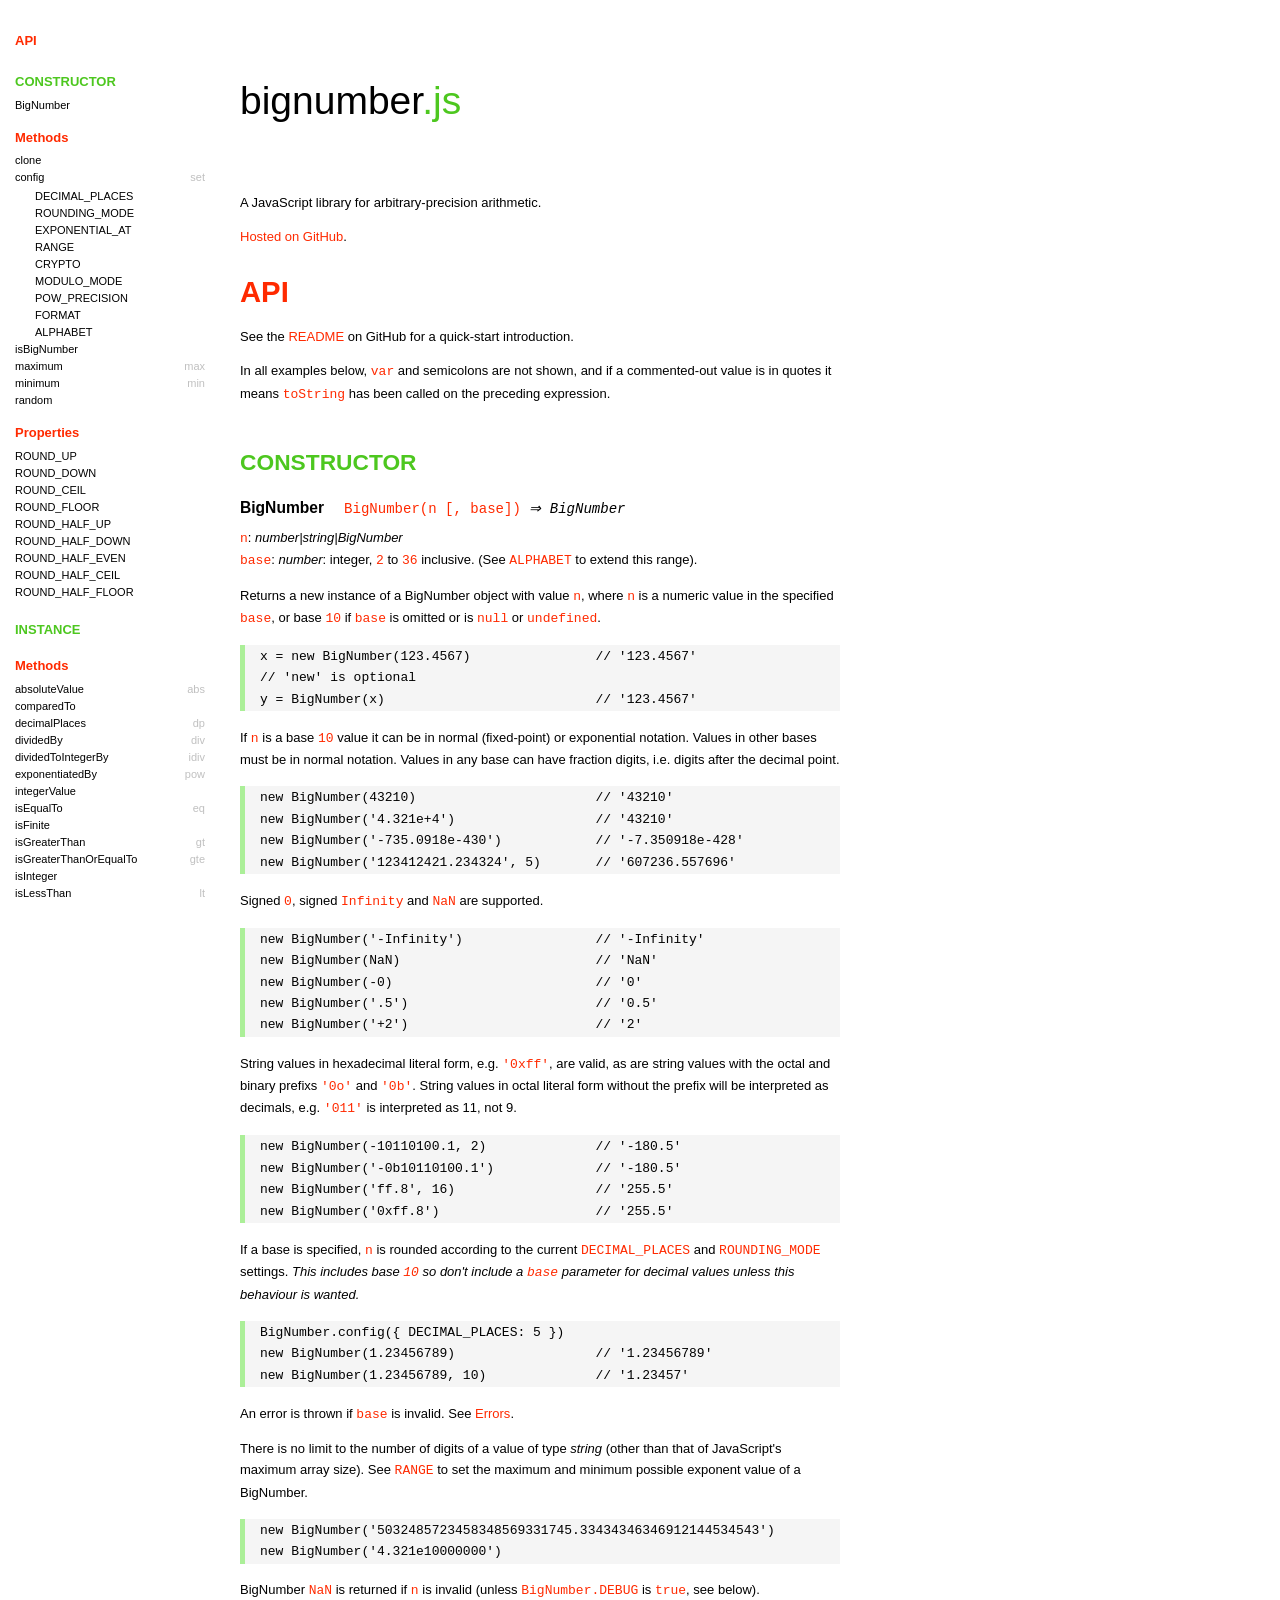
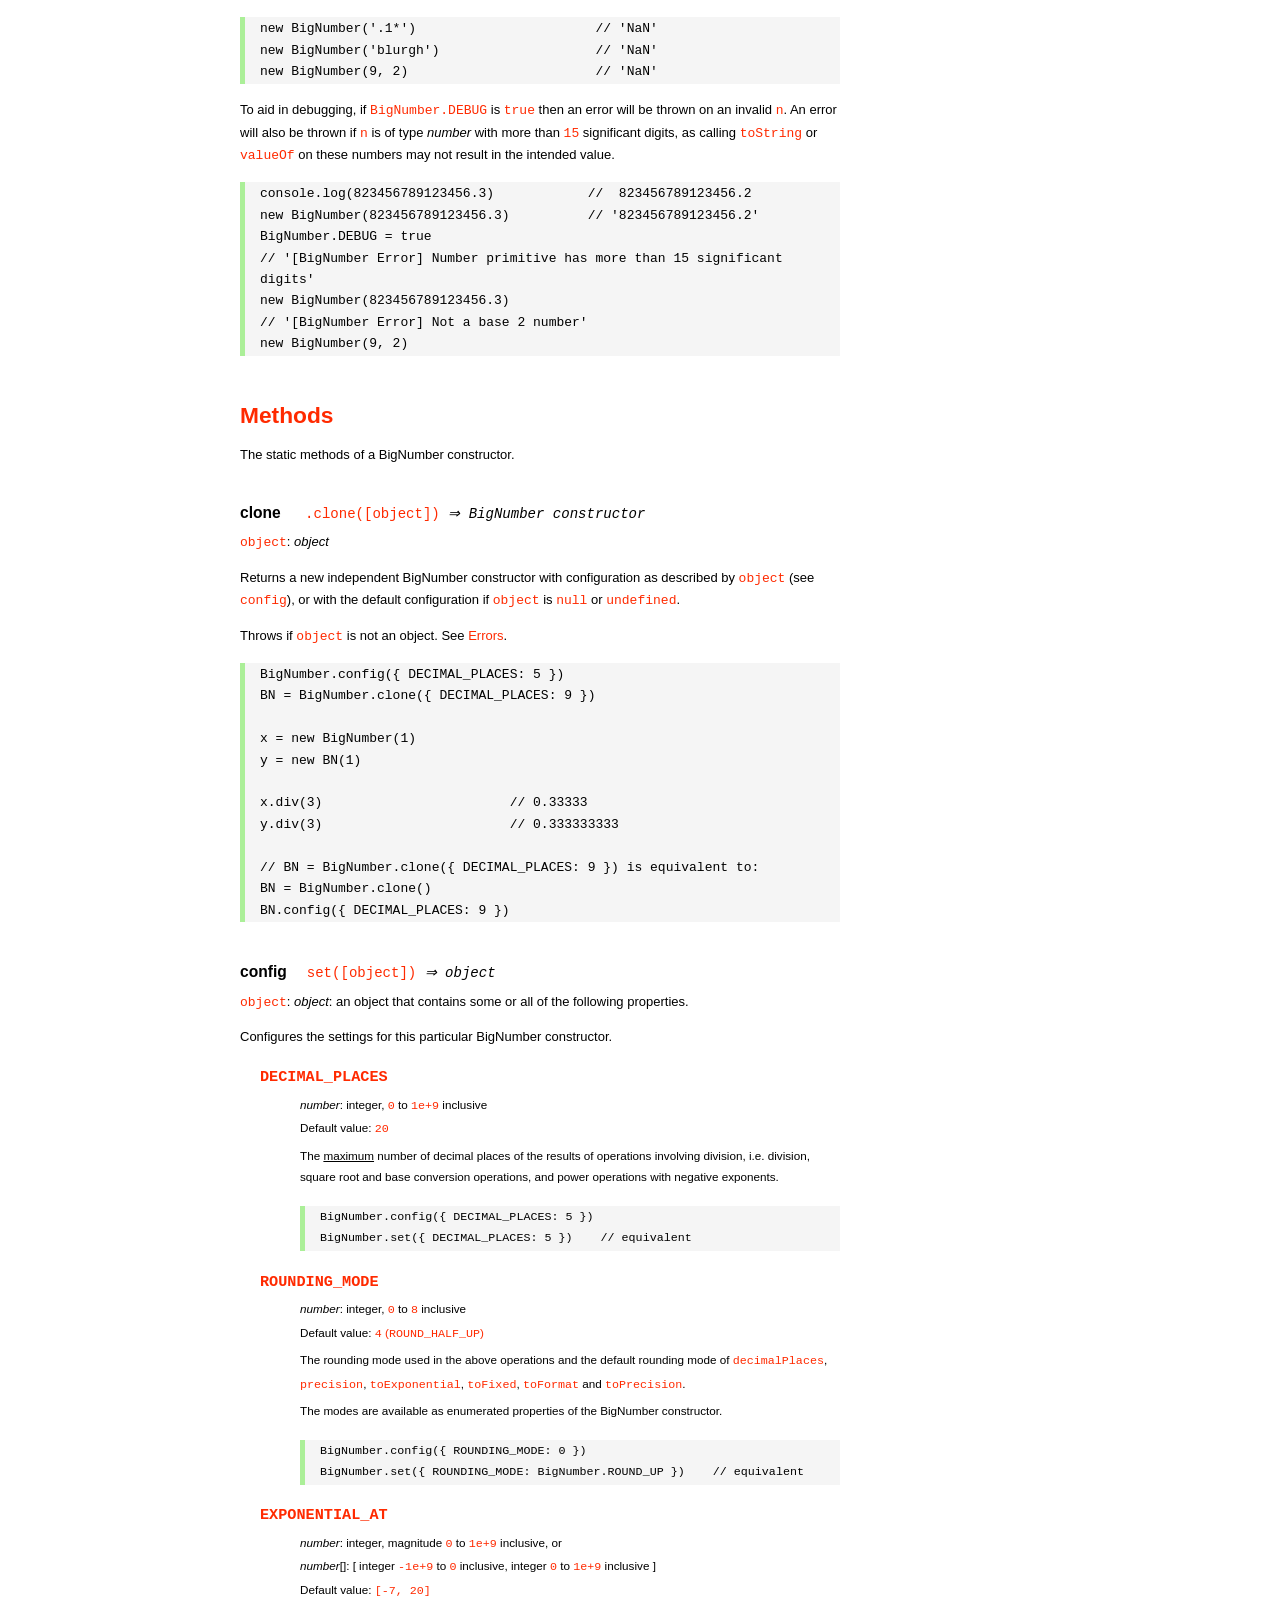
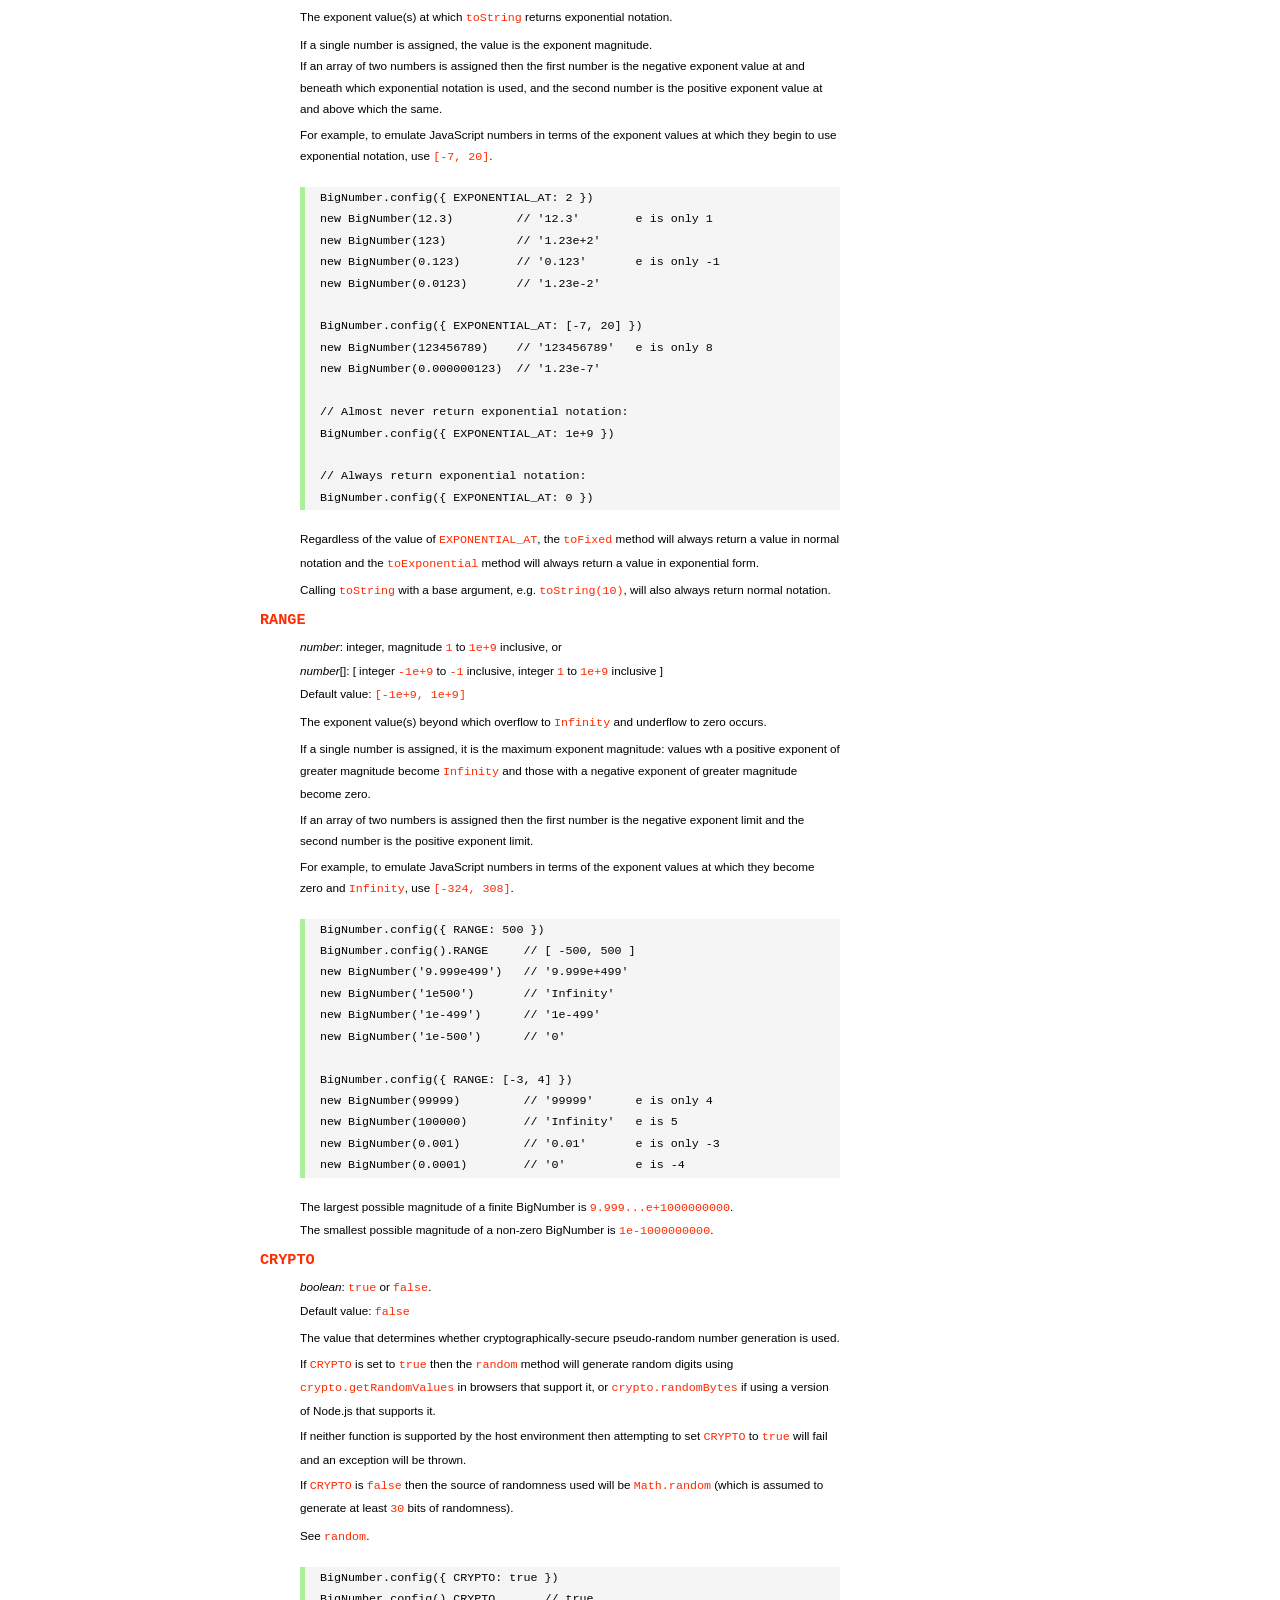
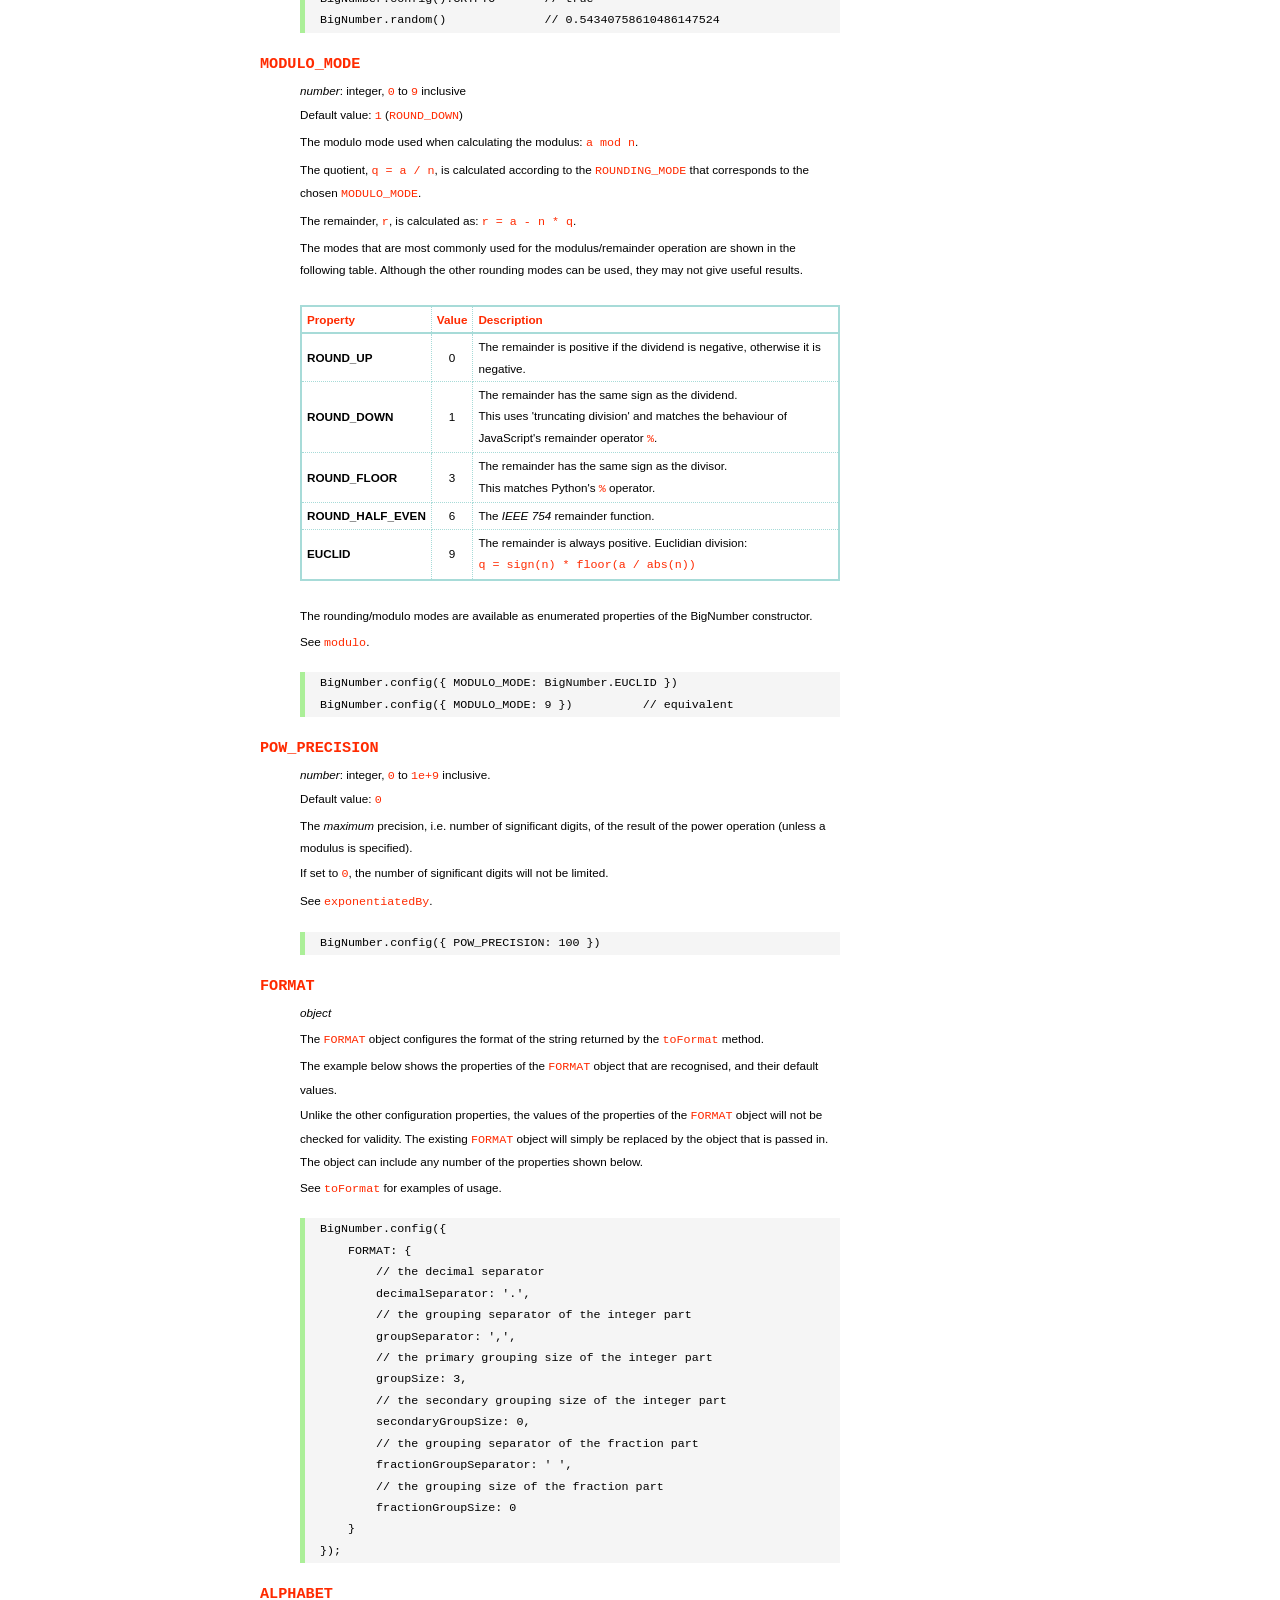
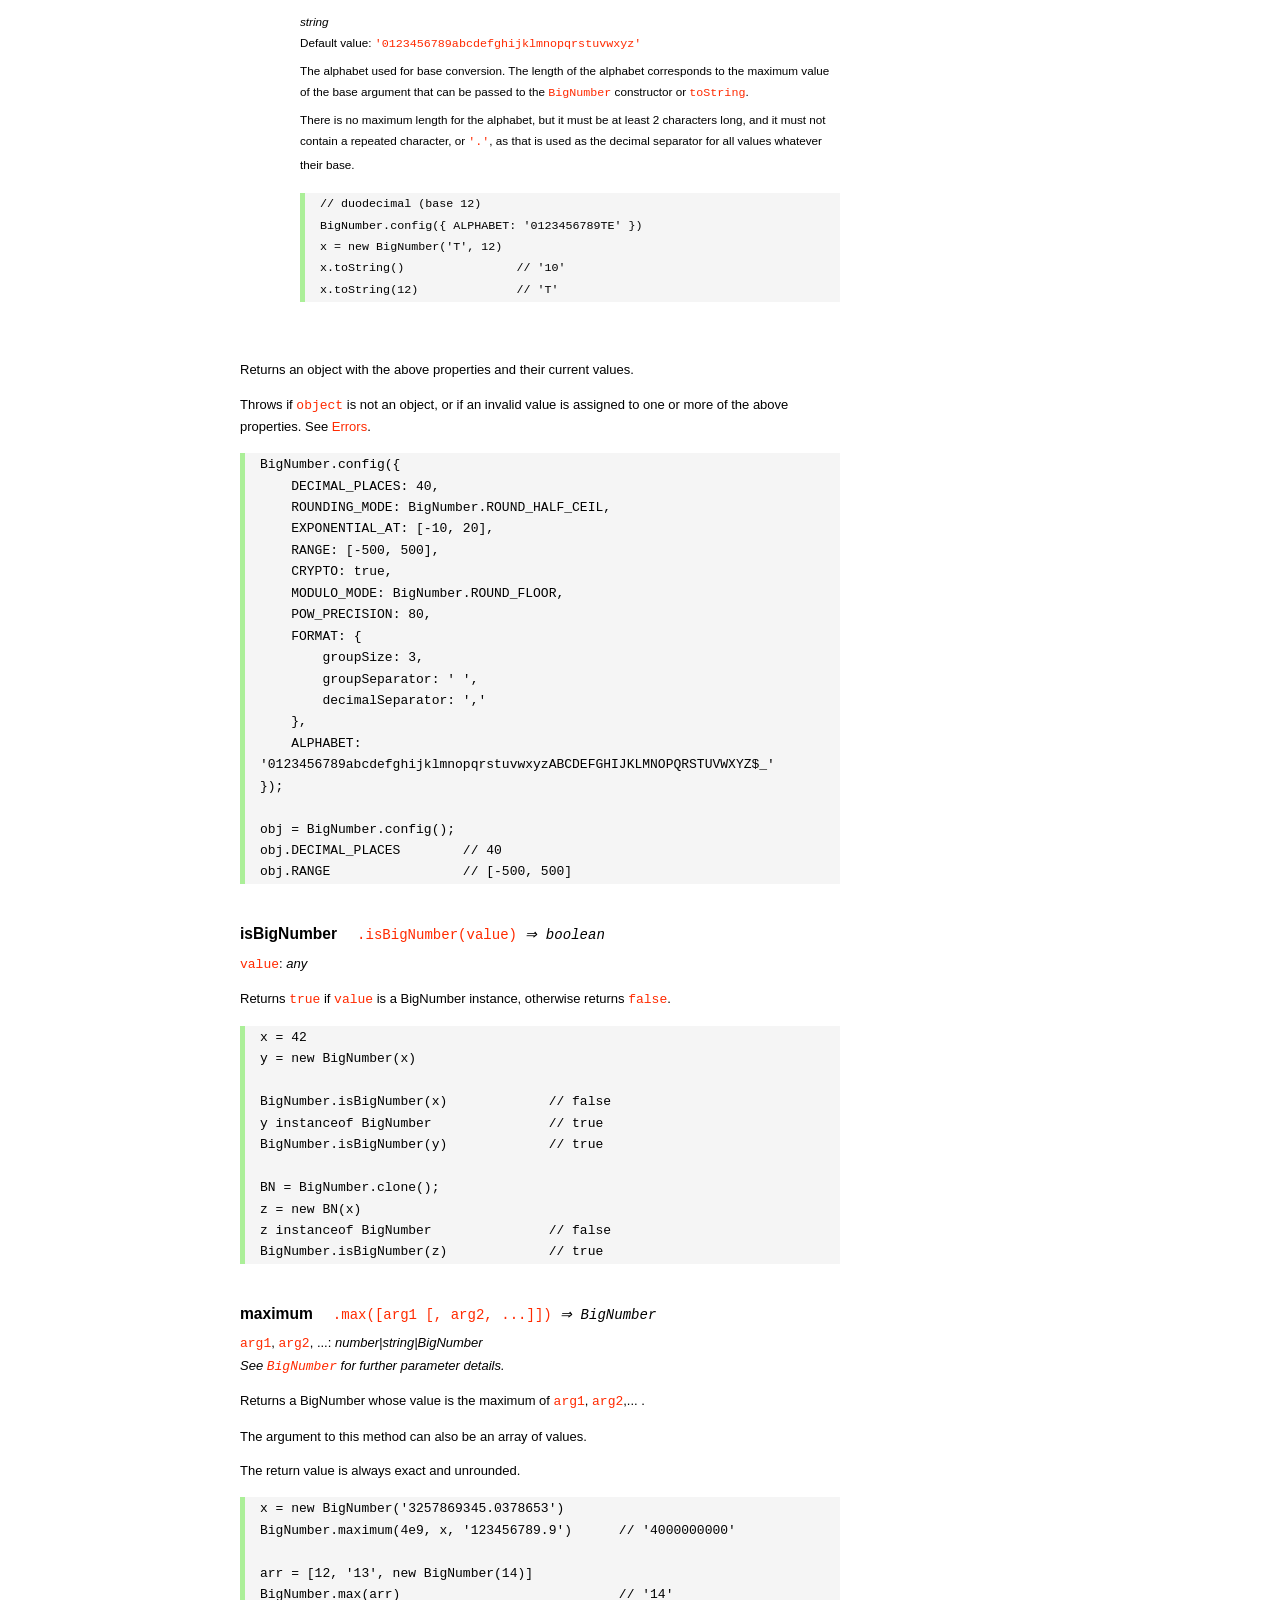
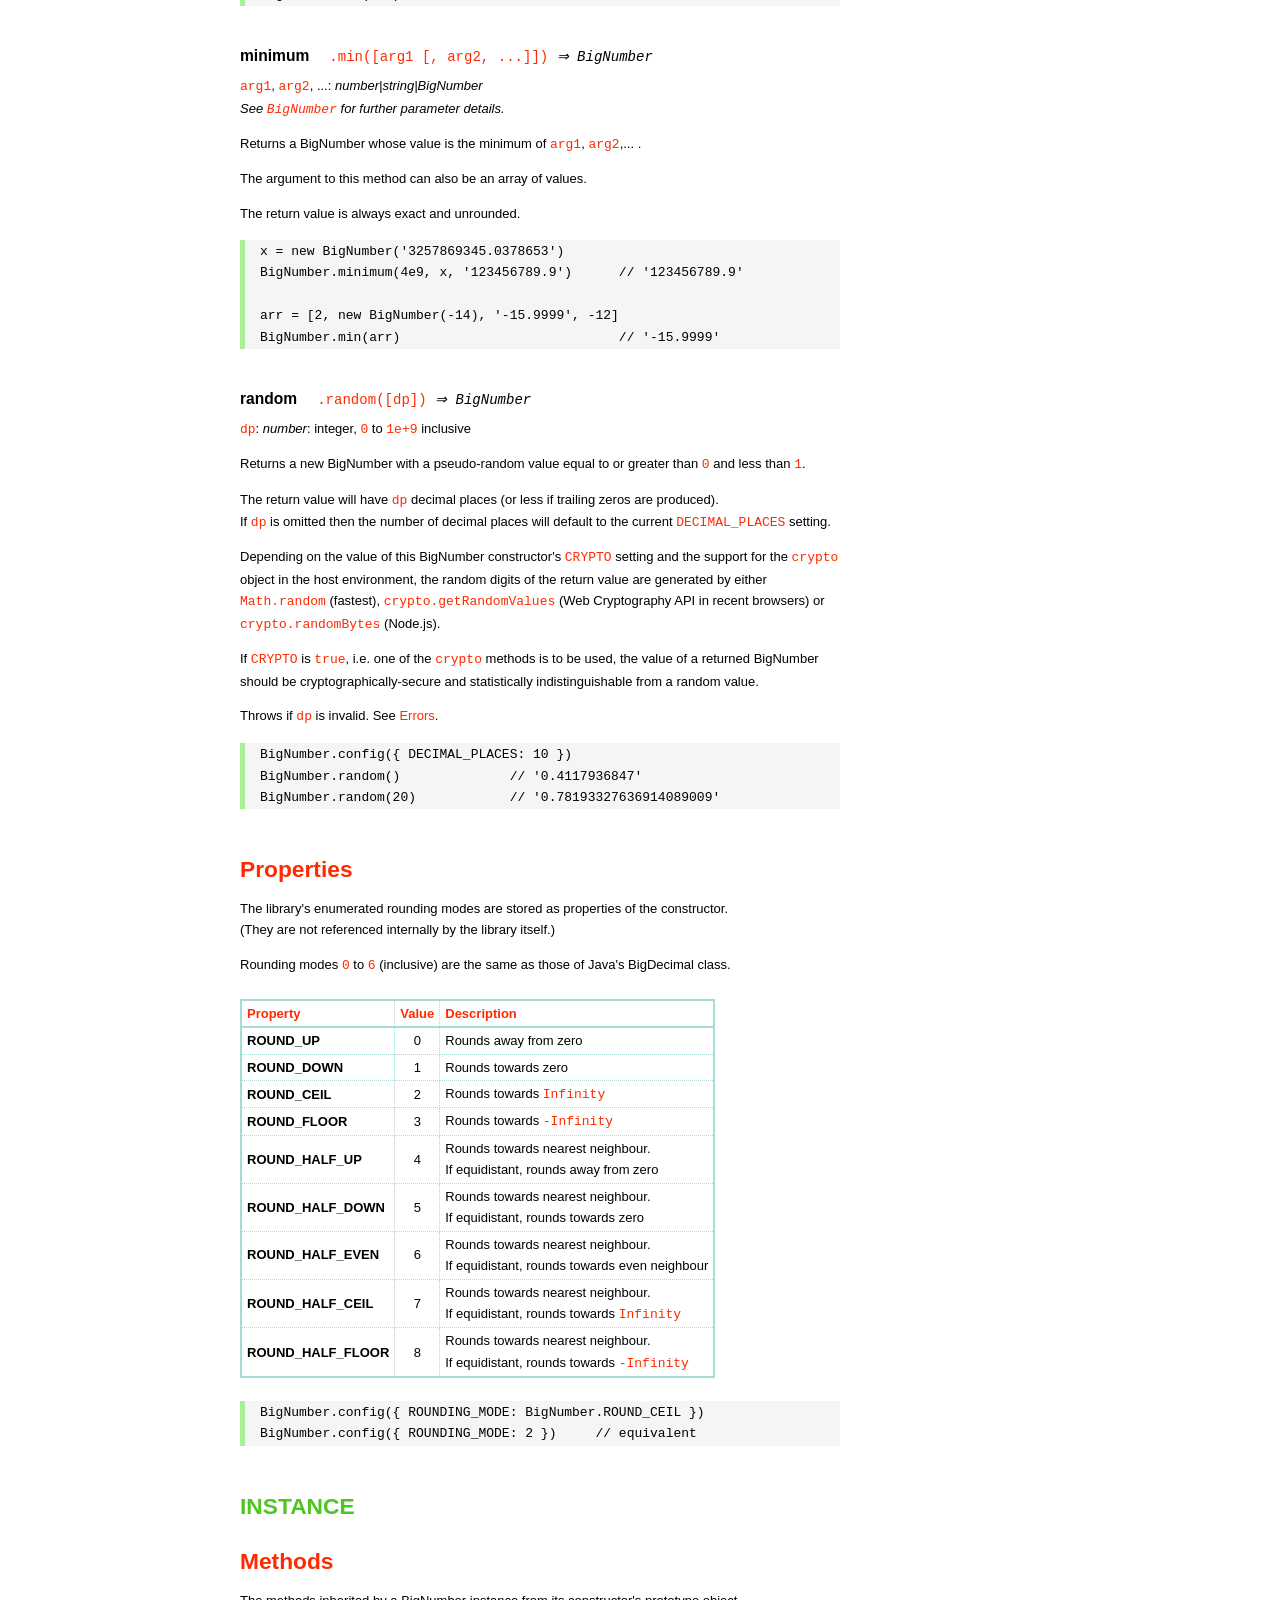
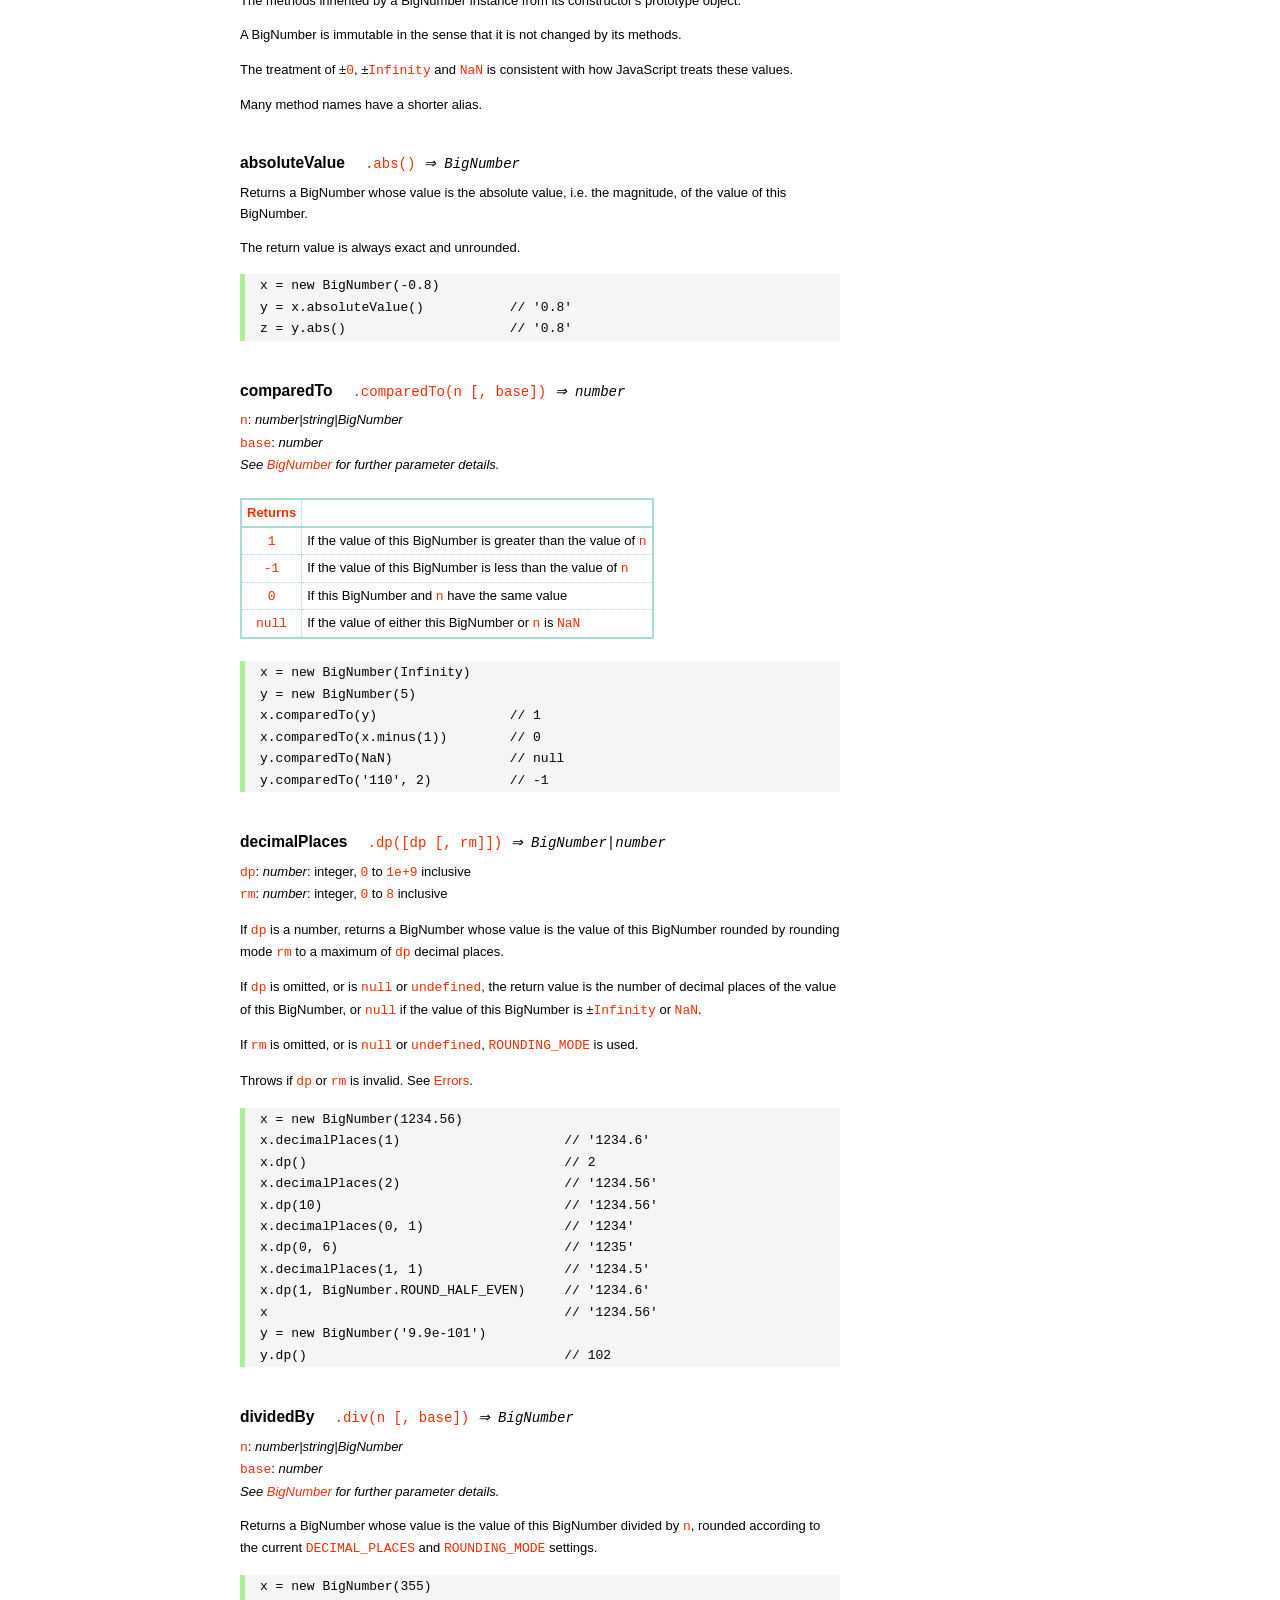
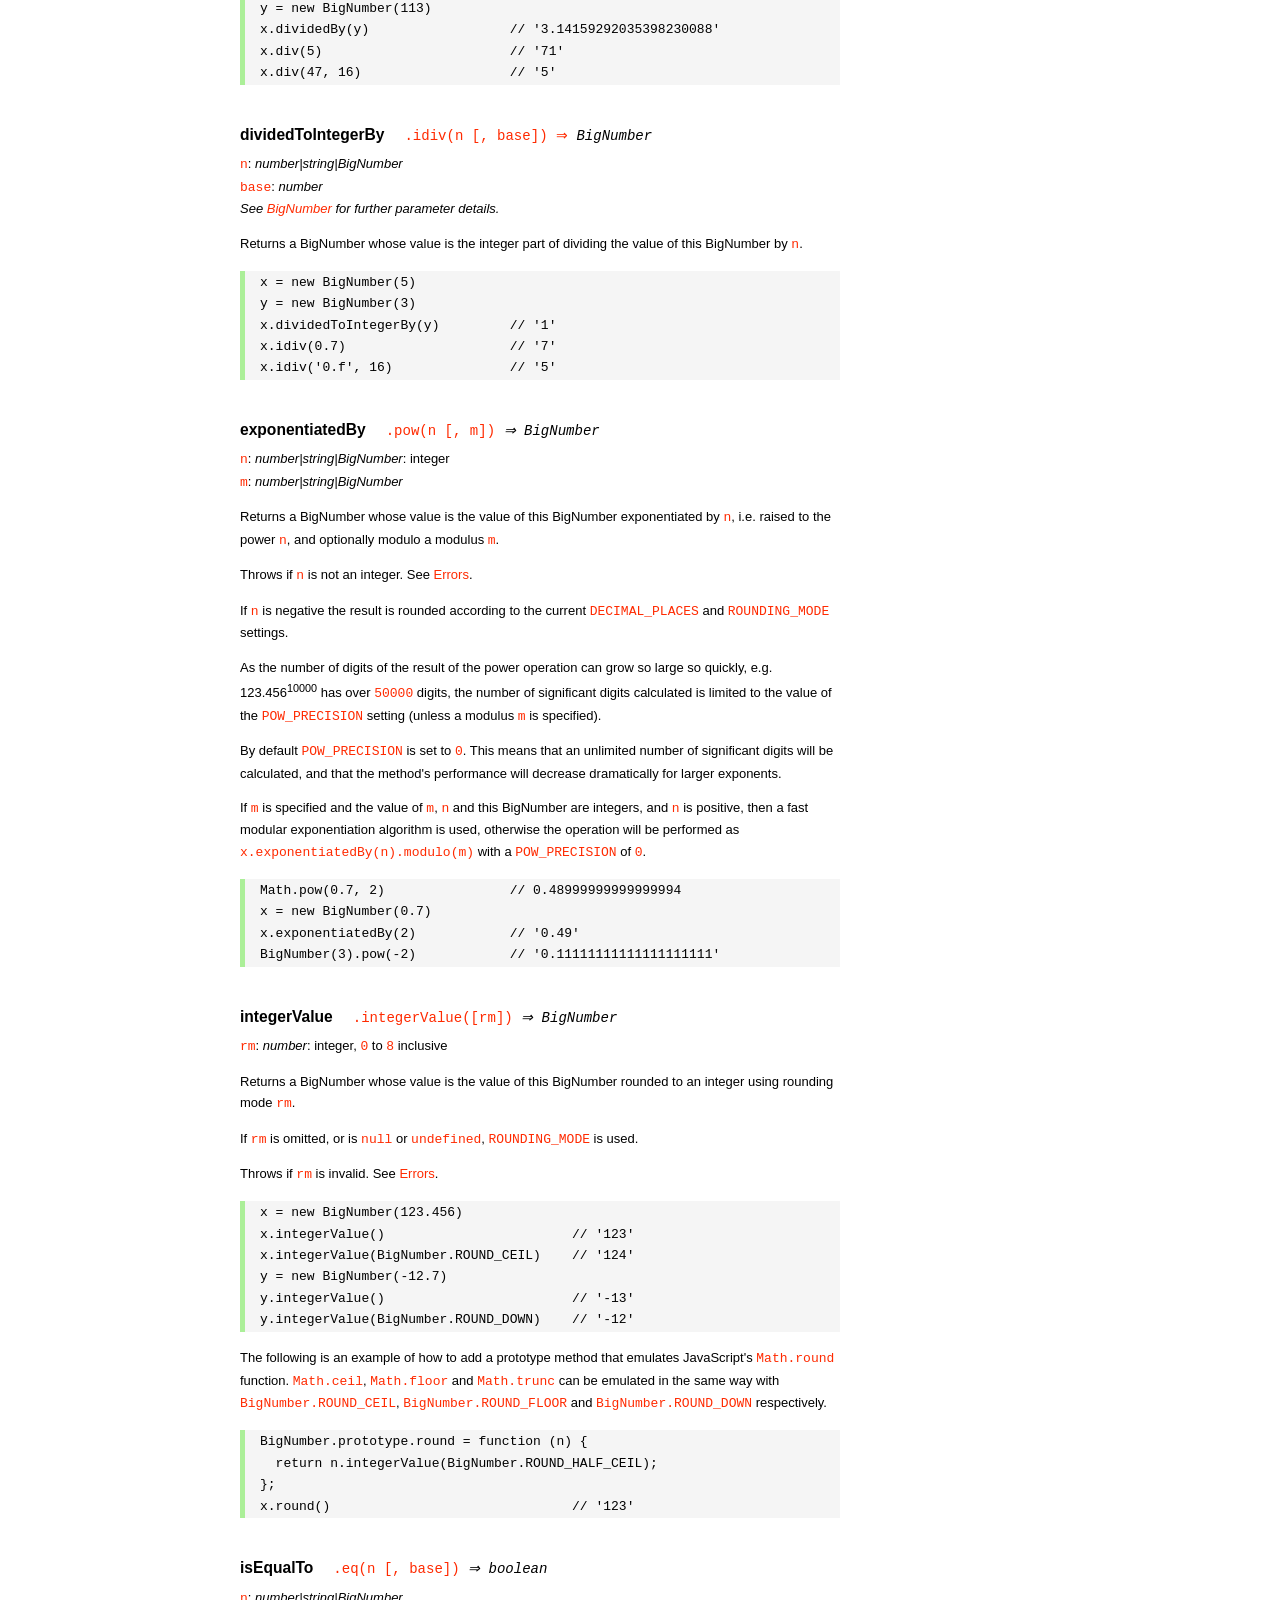
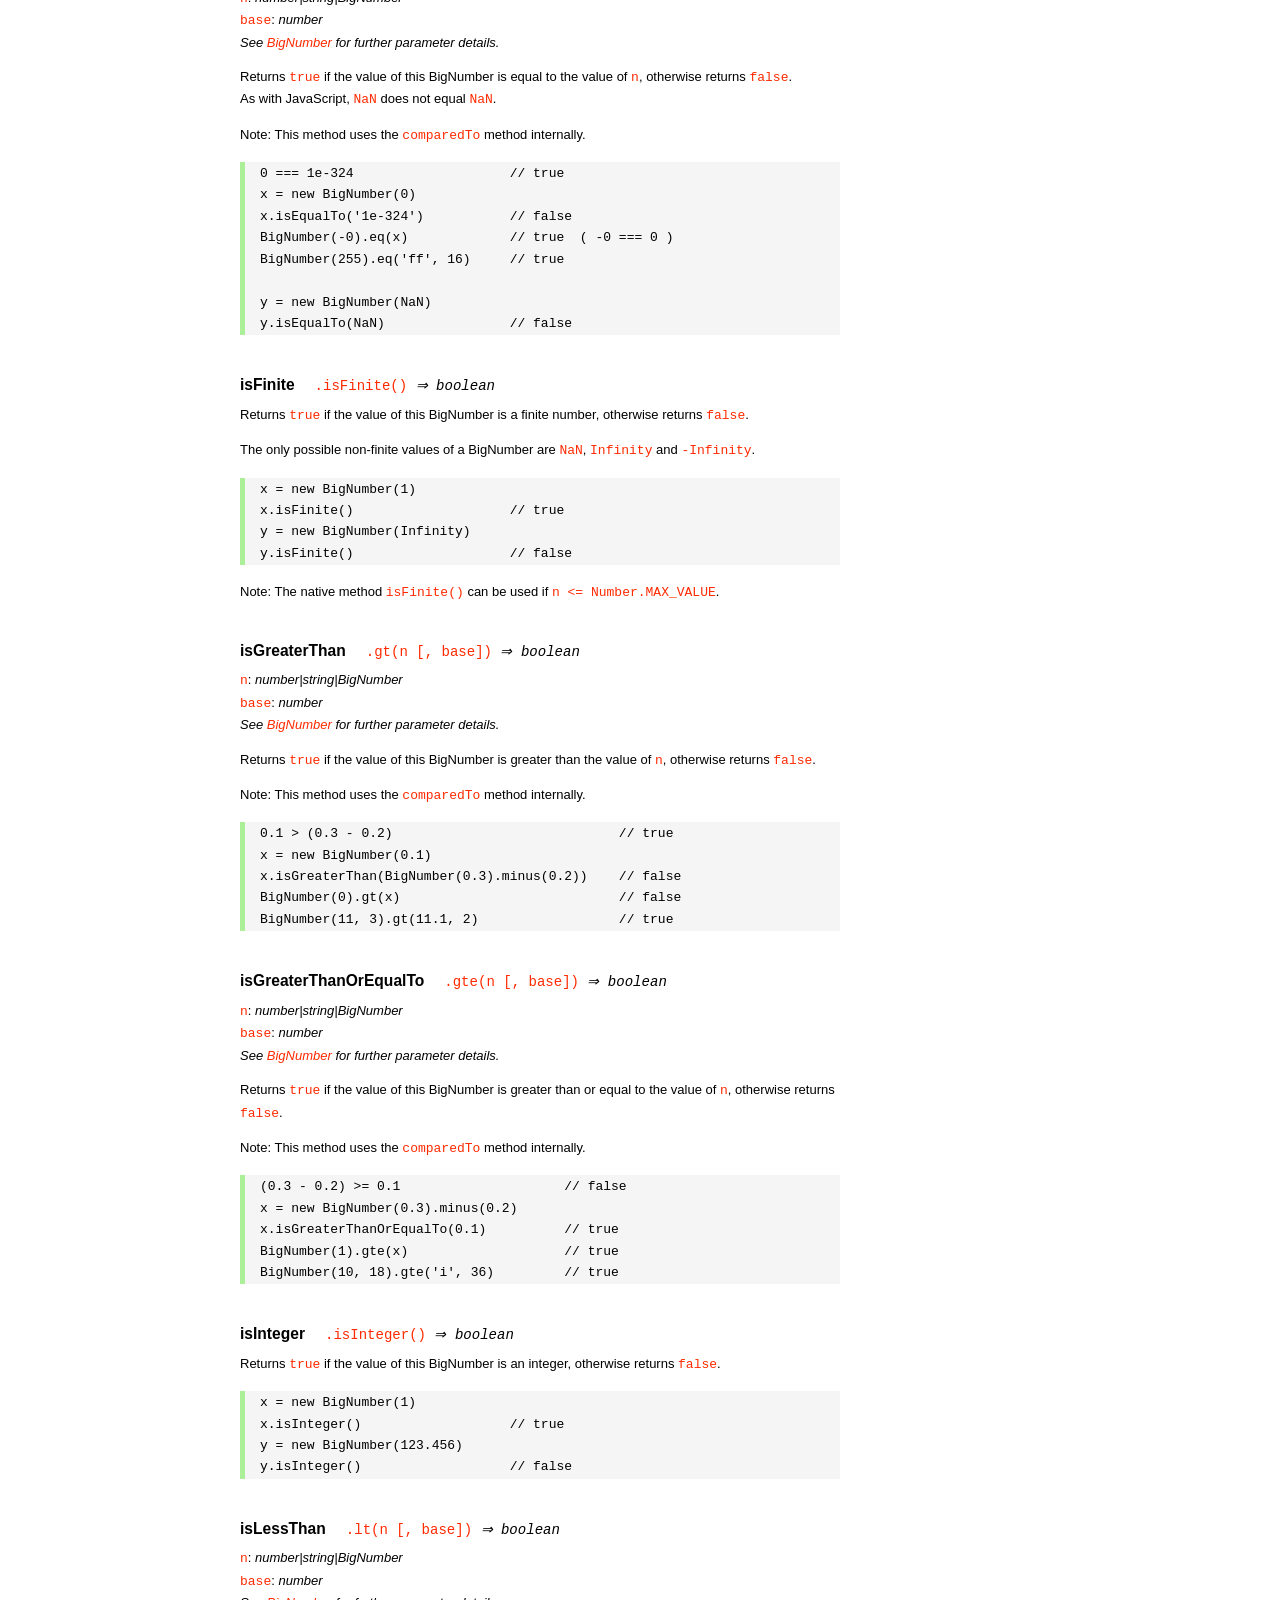
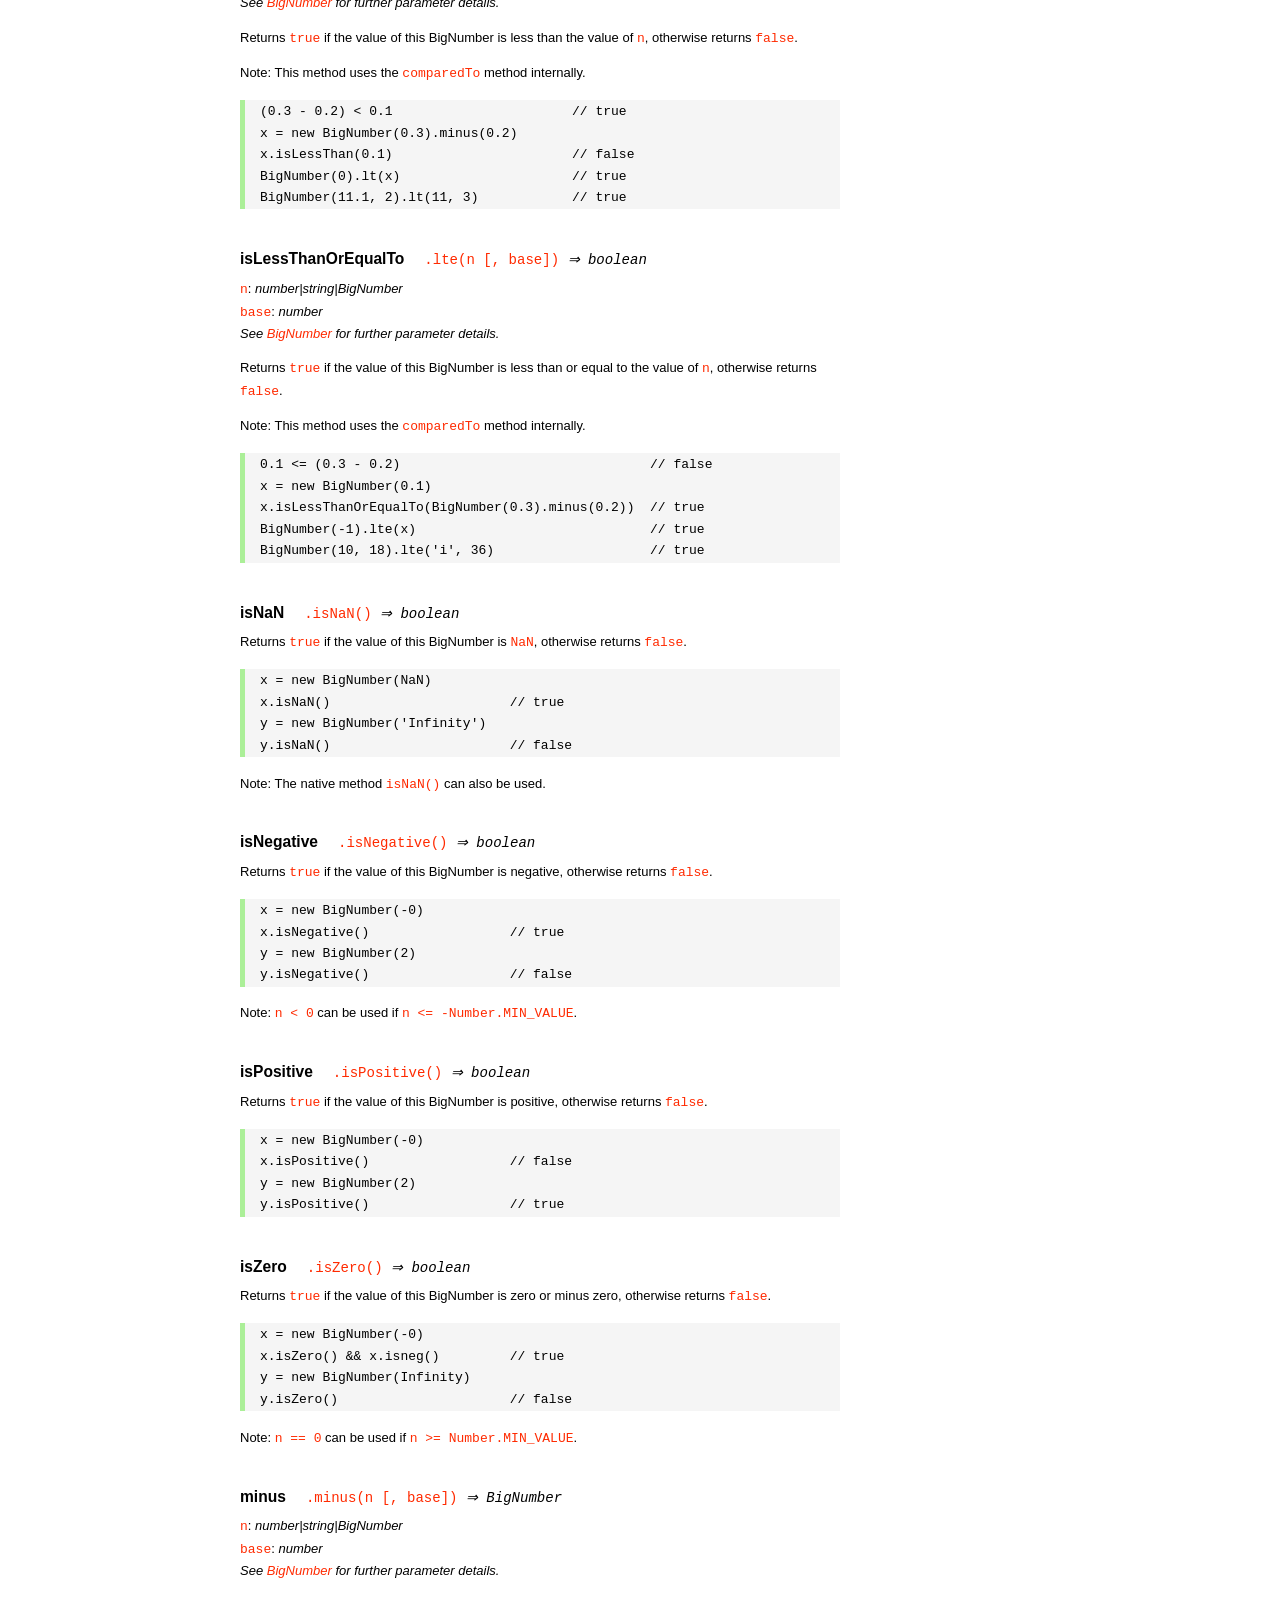
<file: node_modules/bignumber.js/doc/API.html>
<!DOCTYPE HTML>
<html>
<head>
<meta charset="utf-8">
<meta http-equiv="X-UA-Compatible" content="IE=edge">
<meta name="Author" content="M Mclaughlin">
<title>bignumber.js API</title>
<style>
html{font-size:100%}
body{background:#fff;font-family:"Helvetica Neue",Helvetica,Arial,sans-serif;font-size:13px;
  line-height:1.65em;min-height:100%;margin:0}
body,i{color:#000}
.nav{background:#fff;position:fixed;top:0;bottom:0;left:0;width:200px;overflow-y:auto;
  padding:15px 0 30px 15px}
div.container{width:600px;margin:50px 0 50px 240px}
p{margin:0 0 1em;width:600px}
pre,ul{margin:1em 0}
h1,h2,h3,h4,h5{margin:0;padding:1.5em 0 0}
h1,h2{padding:.75em 0}
h1{font:400 3em Verdana,sans-serif;color:#000;margin-bottom:1em}
h2{font-size:2.25em;color:#ff2a00}
h3{font-size:1.75em;color:#4dc71f}
h4{font-size:1.75em;color:#ff2a00;padding-bottom:.75em}
h5{font-size:1.2em;margin-bottom:.4em}
h6{font-size:1.1em;margin-bottom:0.8em;padding:0.5em 0}
dd{padding-top:.35em}
dt{padding-top:.5em}
b{font-weight:700}
dt b{font-size:1.3em}
a,a:visited{color:#ff2a00;text-decoration:none}
a:active,a:hover{outline:0;text-decoration:underline}
.nav a,.nav b,.nav a:visited{display:block;color:#ff2a00;font-weight:700; margin-top:15px}
.nav b{color:#4dc71f;margin-top:20px;cursor:default;width:auto}
ul{list-style-type:none;padding:0 0 0 20px}
.nav ul{line-height:14px;padding-left:0;margin:5px 0 0}
.nav ul a,.nav ul a:visited,span{display:inline;color:#000;font-family:Verdana,Geneva,sans-serif;
  font-size:11px;font-weight:400;margin:0}
.inset,ul.inset{margin-left:20px}
.inset{font-size:.9em}
.nav li{width:auto;margin:0 0 3px}
.alias{font-style:italic;margin-left:20px}
table{border-collapse:collapse;border-spacing:0;border:2px solid #a7dbd8;margin:1.75em 0;padding:0}
td,th{text-align:left;margin:0;padding:2px 5px;border:1px dotted #a7dbd8}
th{border-top:2px solid #a7dbd8;border-bottom:2px solid #a7dbd8;color:#ff2a00}
code,pre{font-family:Consolas, monaco, monospace;font-weight:400}
pre{background:#f5f5f5;white-space:pre-wrap;word-wrap:break-word;border-left:5px solid #abef98;
  padding:1px 0 1px 15px;margin:1.2em 0}
code,.nav-title{color:#ff2a00}
.end{margin-bottom:25px}
.centre{text-align:center}
.error-table{font-size:13px;width:100%}
#faq{margin:3em 0 0}
li span{float:right;margin-right:10px;color:#c0c0c0}
#js{font:inherit;color:#4dc71f}
</style>
</head>
<body>

  <div class="nav">

    <a class='nav-title' href="#">API</a>

    <b> CONSTRUCTOR </b>
    <ul>
      <li><a href="#bignumber">BigNumber</a></li>
    </ul>

    <a href="#methods">Methods</a>
    <ul>
      <li><a href="#clone">clone</a></li>
      <li><a href="#config" >config</a><span>set</span></li>
      <li>
        <ul class="inset">
          <li><a href="#decimal-places">DECIMAL_PLACES</a></li>
          <li><a href="#rounding-mode" >ROUNDING_MODE</a></li>
          <li><a href="#exponential-at">EXPONENTIAL_AT</a></li>
          <li><a href="#range"         >RANGE</a></li>
          <li><a href="#crypto"        >CRYPTO</a></li>
          <li><a href="#modulo-mode"   >MODULO_MODE</a></li>
          <li><a href="#pow-precision" >POW_PRECISION</a></li>
          <li><a href="#format"        >FORMAT</a></li>
          <li><a href="#alphabet"      >ALPHABET</a></li>
        </ul>
      </li>
      <li><a href="#isBigNumber">isBigNumber</a></li>
      <li><a href="#max"        >maximum</a><span>max</span></li>
      <li><a href="#min"        >minimum</a><span>min</span></li>
      <li><a href="#random"     >random</a></li>
    </ul>

    <a href="#constructor-properties">Properties</a>
    <ul>
      <li><a href="#round-up"        >ROUND_UP</a></li>
      <li><a href="#round-down"      >ROUND_DOWN</a></li>
      <li><a href="#round-ceil"      >ROUND_CEIL</a></li>
      <li><a href="#round-floor"     >ROUND_FLOOR</a></li>
      <li><a href="#round-half-up"   >ROUND_HALF_UP</a></li>
      <li><a href="#round-half-down" >ROUND_HALF_DOWN</a></li>
      <li><a href="#round-half-even" >ROUND_HALF_EVEN</a></li>
      <li><a href="#round-half-ceil" >ROUND_HALF_CEIL</a></li>
      <li><a href="#round-half-floor">ROUND_HALF_FLOOR</a></li>
    </ul>

    <b> INSTANCE </b>

    <a href="#prototype-methods">Methods</a>
    <ul>
      <li><a href="#abs"    >absoluteValue         </a><span>abs</span>  </li>
      <li><a href="#cmp"    >comparedTo            </a>                  </li>
      <li><a href="#dp"     >decimalPlaces         </a><span>dp</span>   </li>
      <li><a href="#div"    >dividedBy             </a><span>div</span>  </li>
      <li><a href="#divInt" >dividedToIntegerBy    </a><span>idiv</span> </li>
      <li><a href="#pow"    >exponentiatedBy       </a><span>pow</span>  </li>
      <li><a href="#int"    >integerValue          </a>                  </li>
      <li><a href="#eq"     >isEqualTo             </a><span>eq</span>   </li>
      <li><a href="#isF"    >isFinite              </a>                  </li>
      <li><a href="#gt"     >isGreaterThan         </a><span>gt</span>   </li>
      <li><a href="#gte"    >isGreaterThanOrEqualTo</a><span>gte</span>  </li>
      <li><a href="#isInt"  >isInteger             </a>                  </li>
      <li><a href="#lt"     >isLessThan            </a><span>lt</span>   </li>
      <li><a href="#lte"    >isLessThanOrEqualTo   </a><span>lte</span>  </li>
      <li><a href="#isNaN"  >isNaN                 </a>                  </li>
      <li><a href="#isNeg"  >isNegative            </a>                  </li>
      <li><a href="#isPos"  >isPositive            </a>                  </li>
      <li><a href="#isZ"    >isZero                </a>                  </li>
      <li><a href="#minus"  >minus                 </a>                  </li>
      <li><a href="#mod"    >modulo                </a><span>mod</span>  </li>
      <li><a href="#times"  >multipliedBy          </a><span>times</span></li>
      <li><a href="#neg"    >negated               </a>                  </li>
      <li><a href="#plus"   >plus                  </a>                  </li>
      <li><a href="#sd"     >precision             </a><span>sd</span>   </li>
      <li><a href="#shift"  >shiftedBy             </a>                  </li>
      <li><a href="#sqrt"   >squareRoot            </a><span>sqrt</span> </li>
      <li><a href="#toE"    >toExponential         </a>                  </li>
      <li><a href="#toFix"  >toFixed               </a>                  </li>
      <li><a href="#toFor"  >toFormat              </a>                  </li>
      <li><a href="#toFr"   >toFraction            </a>                  </li>
      <li><a href="#toJSON" >toJSON                </a>                  </li>
      <li><a href="#toN"    >toNumber              </a>                  </li>
      <li><a href="#toP"    >toPrecision           </a>                  </li>
      <li><a href="#toS"    >toString              </a>                  </li>
      <li><a href="#valueOf">valueOf               </a>                  </li>
    </ul>

    <a href="#instance-properties">Properties</a>
    <ul>
      <li><a href="#coefficient">c: coefficient</a></li>
      <li><a href="#exponent"   >e: exponent</a></li>
      <li><a href="#sign"       >s: sign</a></li>
    </ul>

    <a href="#zero-nan-infinity">Zero, NaN &amp; Infinity</a>
    <a href="#Errors">Errors</a>
    <a class='end' href="#faq">FAQ</a>

  </div>

  <div class="container">

    <h1>bignumber<span id='js'>.js</span></h1>

    <p>A JavaScript library for arbitrary-precision arithmetic.</p>
    <p><a href="https://github.com/MikeMcl/bignumber.js">Hosted on GitHub</a>. </p>

    <h2>API</h2>

    <p>
      See the <a href='https://github.com/MikeMcl/bignumber.js'>README</a> on GitHub for a
      quick-start introduction.
    </p>
    <p>
      In all examples below, <code>var</code> and semicolons are not shown, and if a commented-out
      value is in quotes it means <code>toString</code> has been called on the preceding expression.
    </p>


    <h3>CONSTRUCTOR</h3>


    <h5 id="bignumber">
      BigNumber<code class='inset'>BigNumber(n [, base]) <i>&rArr; BigNumber</i></code>
    </h5>
    <p>
      <code>n</code>: <i>number|string|BigNumber</i><br />
      <code>base</code>: <i>number</i>: integer, <code>2</code> to <code>36</code> inclusive. (See
      <a href='#alphabet'><code>ALPHABET</code></a> to extend this range).
    </p>
    <p>
      Returns a new instance of a BigNumber object with value <code>n</code>, where <code>n</code>
      is a numeric value in the specified <code>base</code>, or base <code>10</code> if
      <code>base</code> is omitted or is <code>null</code> or <code>undefined</code>.
    </p>
    <pre>
x = new BigNumber(123.4567)                // '123.4567'
// 'new' is optional
y = BigNumber(x)                           // '123.4567'</pre>
    <p>
      If <code>n</code> is a base <code>10</code> value it can be in normal (fixed-point) or
      exponential notation. Values in other bases must be in normal notation. Values in any base can
      have fraction digits, i.e. digits after the decimal point.
    </p>
    <pre>
new BigNumber(43210)                       // '43210'
new BigNumber('4.321e+4')                  // '43210'
new BigNumber('-735.0918e-430')            // '-7.350918e-428'
new BigNumber('123412421.234324', 5)       // '607236.557696'</pre>
    <p>
      Signed <code>0</code>, signed <code>Infinity</code> and <code>NaN</code> are supported.
    </p>
    <pre>
new BigNumber('-Infinity')                 // '-Infinity'
new BigNumber(NaN)                         // 'NaN'
new BigNumber(-0)                          // '0'
new BigNumber('.5')                        // '0.5'
new BigNumber('+2')                        // '2'</pre>
    <p>
      String values in hexadecimal literal form, e.g. <code>'0xff'</code>, are valid, as are
      string values with the octal and binary prefixs <code>'0o'</code> and <code>'0b'</code>.
      String values in octal literal form without the prefix will be interpreted as
      decimals, e.g. <code>'011'</code> is interpreted as 11, not 9.
    </p>
    <pre>
new BigNumber(-10110100.1, 2)              // '-180.5'
new BigNumber('-0b10110100.1')             // '-180.5'
new BigNumber('ff.8', 16)                  // '255.5'
new BigNumber('0xff.8')                    // '255.5'</pre>
    <p>
      If a base is specified, <code>n</code> is rounded according to the current
      <a href='#decimal-places'><code>DECIMAL_PLACES</code></a> and
      <a href='#rounding-mode'><code>ROUNDING_MODE</code></a> settings. <em>This includes base
      <code>10</code> so don't include a <code>base</code> parameter for decimal values unless
      this behaviour is wanted.</em>
    </p>
    <pre>BigNumber.config({ DECIMAL_PLACES: 5 })
new BigNumber(1.23456789)                  // '1.23456789'
new BigNumber(1.23456789, 10)              // '1.23457'</pre>
    <p>An error is thrown if <code>base</code> is invalid. See <a href='#Errors'>Errors</a>.</p>
    <p>
      There is no limit to the number of digits of a value of type <em>string</em> (other than
      that of JavaScript's maximum array size). See <a href='#range'><code>RANGE</code></a> to set
      the maximum and minimum possible exponent value of a BigNumber.
    </p>
    <pre>
new BigNumber('5032485723458348569331745.33434346346912144534543')
new BigNumber('4.321e10000000')</pre>
    <p>BigNumber <code>NaN</code> is returned if <code>n</code> is invalid
    (unless <code>BigNumber.DEBUG</code> is <code>true</code>, see below).</p>
    <pre>
new BigNumber('.1*')                       // 'NaN'
new BigNumber('blurgh')                    // 'NaN'
new BigNumber(9, 2)                        // 'NaN'</pre>
    <p>
      To aid in debugging, if <code>BigNumber.DEBUG</code> is <code>true</code> then an error will
      be thrown on an invalid <code>n</code>. An error will also be thrown if <code>n</code> is of
      type <em>number</em> with more than <code>15</code> significant digits, as calling
      <code><a href='#toS'>toString</a></code> or <code><a href='#valueOf'>valueOf</a></code> on
      these numbers may not result in the intended value.
    </p>
      <pre>
console.log(823456789123456.3)            //  823456789123456.2
new BigNumber(823456789123456.3)          // '823456789123456.2'
BigNumber.DEBUG = true
// '[BigNumber Error] Number primitive has more than 15 significant digits'
new BigNumber(823456789123456.3)
// '[BigNumber Error] Not a base 2 number'
new BigNumber(9, 2)</pre>




    <h4 id="methods">Methods</h4>
     <p>The static methods of a BigNumber constructor.</p>




    <h5 id="clone">clone
      <code class='inset'>.clone([object]) <i>&rArr; BigNumber constructor</i></code>
    </h5>
    <p><code>object</code>: <i>object</i></p>
    <p>
      Returns a new independent BigNumber constructor with configuration as described by
      <code>object</code> (see <a href='#config'><code>config</code></a>), or with the default
      configuration if <code>object</code> is <code>null</code> or <code>undefined</code>.
    </p>
    <p>
      Throws if <code>object</code> is not an object. See <a href='#Errors'>Errors</a>.
    </p>
    <pre>BigNumber.config({ DECIMAL_PLACES: 5 })
BN = BigNumber.clone({ DECIMAL_PLACES: 9 })

x = new BigNumber(1)
y = new BN(1)

x.div(3)                        // 0.33333
y.div(3)                        // 0.333333333

// BN = BigNumber.clone({ DECIMAL_PLACES: 9 }) is equivalent to:
BN = BigNumber.clone()
BN.config({ DECIMAL_PLACES: 9 })</pre>



    <h5 id="config">config<code class='inset'>set([object]) <i>&rArr; object</i></code></h5>
    <p>
      <code>object</code>: <i>object</i>: an object that contains some or all of the following
      properties.
    </p>
    <p>Configures the settings for this particular BigNumber constructor.</p>

    <dl class='inset'>
      <dt id="decimal-places"><code><b>DECIMAL_PLACES</b></code></dt>
      <dd>
        <i>number</i>: integer, <code>0</code> to <code>1e+9</code> inclusive<br />
        Default value: <code>20</code>
      </dd>
      <dd>
        The <u>maximum</u> number of decimal places of the results of operations involving
        division, i.e. division, square root and base conversion operations, and power
        operations with negative exponents.<br />
      </dd>
      <dd>
      <pre>BigNumber.config({ DECIMAL_PLACES: 5 })
BigNumber.set({ DECIMAL_PLACES: 5 })    // equivalent</pre>
      </dd>



      <dt id="rounding-mode"><code><b>ROUNDING_MODE</b></code></dt>
      <dd>
        <i>number</i>: integer, <code>0</code> to <code>8</code> inclusive<br />
        Default value: <code>4</code> <a href="#round-half-up">(<code>ROUND_HALF_UP</code>)</a>
      </dd>
      <dd>
        The rounding mode used in the above operations and the default rounding mode of
        <a href='#dp'><code>decimalPlaces</code></a>,
        <a href='#sd'><code>precision</code></a>,
        <a href='#toE'><code>toExponential</code></a>,
        <a href='#toFix'><code>toFixed</code></a>,
        <a href='#toFor'><code>toFormat</code></a> and
        <a href='#toP'><code>toPrecision</code></a>.
      </dd>
      <dd>The modes are available as enumerated properties of the BigNumber constructor.</dd>
       <dd>
      <pre>BigNumber.config({ ROUNDING_MODE: 0 })
BigNumber.set({ ROUNDING_MODE: BigNumber.ROUND_UP })    // equivalent</pre>
        </dd>



      <dt id="exponential-at"><code><b>EXPONENTIAL_AT</b></code></dt>
      <dd>
        <i>number</i>: integer, magnitude <code>0</code> to <code>1e+9</code> inclusive, or
        <br />
        <i>number</i>[]: [ integer <code>-1e+9</code> to <code>0</code> inclusive, integer
        <code>0</code> to <code>1e+9</code> inclusive ]<br />
        Default value: <code>[-7, 20]</code>
      </dd>
      <dd>
        The exponent value(s) at which <code>toString</code> returns exponential notation.
      </dd>
      <dd>
        If a single number is assigned, the value is the exponent magnitude.<br />
        If an array of two numbers is assigned then the first number is the negative exponent
        value at and beneath which exponential notation is used, and the second number is the
        positive exponent value at and above which the same.
      </dd>
      <dd>
        For example, to emulate JavaScript numbers in terms of the exponent values at which they
        begin to use exponential notation, use <code>[-7, 20]</code>.
      </dd>
      <dd>
      <pre>BigNumber.config({ EXPONENTIAL_AT: 2 })
new BigNumber(12.3)         // '12.3'        e is only 1
new BigNumber(123)          // '1.23e+2'
new BigNumber(0.123)        // '0.123'       e is only -1
new BigNumber(0.0123)       // '1.23e-2'

BigNumber.config({ EXPONENTIAL_AT: [-7, 20] })
new BigNumber(123456789)    // '123456789'   e is only 8
new BigNumber(0.000000123)  // '1.23e-7'

// Almost never return exponential notation:
BigNumber.config({ EXPONENTIAL_AT: 1e+9 })

// Always return exponential notation:
BigNumber.config({ EXPONENTIAL_AT: 0 })</pre>
      </dd>
      <dd>
        Regardless of the value of <code>EXPONENTIAL_AT</code>, the <code>toFixed</code> method
        will always return a value in normal notation and the <code>toExponential</code> method
        will always return a value in exponential form.
      </dd>
      <dd>
        Calling <code>toString</code> with a base argument, e.g. <code>toString(10)</code>, will
        also always return normal notation.
      </dd>



      <dt id="range"><code><b>RANGE</b></code></dt>
      <dd>
        <i>number</i>: integer, magnitude <code>1</code> to <code>1e+9</code> inclusive, or
        <br />
        <i>number</i>[]: [ integer <code>-1e+9</code> to <code>-1</code> inclusive, integer
        <code>1</code> to <code>1e+9</code> inclusive ]<br />
        Default value: <code>[-1e+9, 1e+9]</code>
      </dd>
      <dd>
        The exponent value(s) beyond which overflow to <code>Infinity</code> and underflow to
        zero occurs.
      </dd>
      <dd>
        If a single number is assigned, it is the maximum exponent magnitude: values wth a
        positive exponent of greater magnitude become <code>Infinity</code> and those with a
        negative exponent of greater magnitude become zero.
      <dd>
        If an array of two numbers is assigned then the first number is the negative exponent
        limit and the second number is the positive exponent limit.
      </dd>
      <dd>
        For example, to emulate JavaScript numbers in terms of the exponent values at which they
        become zero and <code>Infinity</code>, use <code>[-324, 308]</code>.
      </dd>
      <dd>
      <pre>BigNumber.config({ RANGE: 500 })
BigNumber.config().RANGE     // [ -500, 500 ]
new BigNumber('9.999e499')   // '9.999e+499'
new BigNumber('1e500')       // 'Infinity'
new BigNumber('1e-499')      // '1e-499'
new BigNumber('1e-500')      // '0'

BigNumber.config({ RANGE: [-3, 4] })
new BigNumber(99999)         // '99999'      e is only 4
new BigNumber(100000)        // 'Infinity'   e is 5
new BigNumber(0.001)         // '0.01'       e is only -3
new BigNumber(0.0001)        // '0'          e is -4</pre>
      </dd>
      <dd>
        The largest possible magnitude of a finite BigNumber is
        <code>9.999...e+1000000000</code>.<br />
        The smallest possible magnitude of a non-zero BigNumber is <code>1e-1000000000</code>.
      </dd>



      <dt id="crypto"><code><b>CRYPTO</b></code></dt>
      <dd>
        <i>boolean</i>: <code>true</code> or <code>false</code>.<br />
        Default value: <code>false</code>
      </dd>
      <dd>
        The value that determines whether cryptographically-secure pseudo-random number
        generation is used.
      </dd>
      <dd>
        If <code>CRYPTO</code> is set to <code>true</code> then the
        <a href='#random'><code>random</code></a> method will generate random digits using
        <code>crypto.getRandomValues</code> in browsers that support it, or
        <code>crypto.randomBytes</code> if using a version of Node.js that supports it.
      </dd>
      <dd>
        If neither function is supported by the host environment then attempting to set
        <code>CRYPTO</code> to <code>true</code> will fail and an exception will be thrown.
      </dd>
      <dd>
        If <code>CRYPTO</code> is <code>false</code> then the source of randomness used will be
        <code>Math.random</code> (which is assumed to generate at least <code>30</code> bits of
        randomness).
      </dd>
      <dd>See <a href='#random'><code>random</code></a>.</dd>
      <dd>
      <pre>BigNumber.config({ CRYPTO: true })
BigNumber.config().CRYPTO       // true
BigNumber.random()              // 0.54340758610486147524</pre>
      </dd>



      <dt id="modulo-mode"><code><b>MODULO_MODE</b></code></dt>
      <dd>
        <i>number</i>: integer, <code>0</code> to <code>9</code> inclusive<br />
        Default value: <code>1</code> (<a href="#round-down"><code>ROUND_DOWN</code></a>)
      </dd>
      <dd>The modulo mode used when calculating the modulus: <code>a mod n</code>.</dd>
      <dd>
        The quotient, <code>q = a / n</code>, is calculated according to the
        <a href='#rounding-mode'><code>ROUNDING_MODE</code></a> that corresponds to the chosen
        <code>MODULO_MODE</code>.
      </dd>
      <dd>The remainder, <code>r</code>, is calculated as: <code>r = a - n * q</code>.</dd>
      <dd>
        The modes that are most commonly used for the modulus/remainder operation are shown in
        the following table. Although the other rounding modes can be used, they may not give
        useful results.
      </dd>
      <dd>
        <table>
          <tr><th>Property</th><th>Value</th><th>Description</th></tr>
          <tr>
            <td><b>ROUND_UP</b></td><td class='centre'>0</td>
            <td>
              The remainder is positive if the dividend is negative, otherwise it is negative.
            </td>
          </tr>
          <tr>
            <td><b>ROUND_DOWN</b></td><td class='centre'>1</td>
            <td>
              The remainder has the same sign as the dividend.<br />
              This uses 'truncating division' and matches the behaviour of JavaScript's
              remainder operator <code>%</code>.
            </td>
          </tr>
          <tr>
            <td><b>ROUND_FLOOR</b></td><td class='centre'>3</td>
            <td>
              The remainder has the same sign as the divisor.<br />
              This matches Python's <code>%</code> operator.
            </td>
          </tr>
          <tr>
            <td><b>ROUND_HALF_EVEN</b></td><td class='centre'>6</td>
            <td>The <i>IEEE 754</i> remainder function.</td>
          </tr>
           <tr>
             <td><b>EUCLID</b></td><td class='centre'>9</td>
             <td>
               The remainder is always positive. Euclidian division: <br />
               <code>q = sign(n) * floor(a / abs(n))</code>
             </td>
           </tr>
        </table>
      </dd>
      <dd>
        The rounding/modulo modes are available as enumerated properties of the BigNumber
        constructor.
      </dd>
      <dd>See <a href='#mod'><code>modulo</code></a>.</dd>
      <dd>
        <pre>BigNumber.config({ MODULO_MODE: BigNumber.EUCLID })
BigNumber.config({ MODULO_MODE: 9 })          // equivalent</pre>
      </dd>



      <dt id="pow-precision"><code><b>POW_PRECISION</b></code></dt>
      <dd>
        <i>number</i>: integer, <code>0</code> to <code>1e+9</code> inclusive.<br />
        Default value: <code>0</code>
      </dd>
      <dd>
        The <i>maximum</i> precision, i.e. number of significant digits, of the result of the power
        operation (unless a modulus is specified).
      </dd>
      <dd>If set to <code>0</code>, the number of significant digits will not be limited.</dd>
      <dd>See <a href='#pow'><code>exponentiatedBy</code></a>.</dd>
      <dd><pre>BigNumber.config({ POW_PRECISION: 100 })</pre></dd>



      <dt id="format"><code><b>FORMAT</b></code></dt>
      <dd><i>object</i></dd>
      <dd>
        The <code>FORMAT</code> object configures the format of the string returned by the
        <a href='#toFor'><code>toFormat</code></a> method.
      </dd>
      <dd>
        The example below shows the properties of the <code>FORMAT</code> object that are
        recognised, and their default values.
      </dd>
      <dd>
         Unlike the other configuration properties, the values of the properties of the
         <code>FORMAT</code> object will not be checked for validity. The existing
         <code>FORMAT</code> object will simply be replaced by the object that is passed in.
         The object can include any number of the properties shown below.
      </dd>
      <dd>See <a href='#toFor'><code>toFormat</code></a> for examples of usage.</dd>
      <dd>
      <pre>
BigNumber.config({
    FORMAT: {
        // the decimal separator
        decimalSeparator: '.',
        // the grouping separator of the integer part
        groupSeparator: ',',
        // the primary grouping size of the integer part
        groupSize: 3,
        // the secondary grouping size of the integer part
        secondaryGroupSize: 0,
        // the grouping separator of the fraction part
        fractionGroupSeparator: ' ',
        // the grouping size of the fraction part
        fractionGroupSize: 0
    }
});</pre>
      </dd>



      <dt id="alphabet"><code><b>ALPHABET</b></code></dt>
      <dd>
        <i>string</i><br />
        Default value: <code>'0123456789abcdefghijklmnopqrstuvwxyz'</code>
      </dd>
      <dd>
        The alphabet used for base conversion. The length of the alphabet corresponds to the
        maximum value of the base argument that can be passed to the
        <a href='#bignumber'><code>BigNumber</code></a> constructor or
        <a href='#toS'><code>toString</code></a>.
      </dd>
      <dd>
        There is no maximum length for the alphabet, but it must be at least 2 characters long, and
        it must not contain a repeated character, or <code>'.'</code>, as that is used as the
        decimal separator for all values whatever their base.
      </dd>
      <dd>
        <pre>// duodecimal (base 12)
BigNumber.config({ ALPHABET: '0123456789TE' })
x = new BigNumber('T', 12)
x.toString()                // '10'
x.toString(12)              // 'T'</pre>
      </dd>



    </dl>
    <br /><br />
    <p>Returns an object with the above properties and their current values.</p>
    <p>
      Throws if <code>object</code> is not an object, or if an invalid value is assigned to
      one or more of the above properties. See <a href='#Errors'>Errors</a>.
    </p>
    <pre>
BigNumber.config({
    DECIMAL_PLACES: 40,
    ROUNDING_MODE: BigNumber.ROUND_HALF_CEIL,
    EXPONENTIAL_AT: [-10, 20],
    RANGE: [-500, 500],
    CRYPTO: true,
    MODULO_MODE: BigNumber.ROUND_FLOOR,
    POW_PRECISION: 80,
    FORMAT: {
        groupSize: 3,
        groupSeparator: ' ',
        decimalSeparator: ','
    },
    ALPHABET: '0123456789abcdefghijklmnopqrstuvwxyzABCDEFGHIJKLMNOPQRSTUVWXYZ$_'
});

obj = BigNumber.config();
obj.DECIMAL_PLACES        // 40
obj.RANGE                 // [-500, 500]</pre>



    <h5 id="isBigNumber">
      isBigNumber<code class='inset'>.isBigNumber(value) <i>&rArr; boolean</i></code>
    </h5>
    <p><code>value</code>: <i>any</i><br /></p>
    <p>
      Returns <code>true</code> if <code>value</code> is a BigNumber instance, otherwise returns
      <code>false</code>.
    </p>
      <pre>x = 42
y = new BigNumber(x)

BigNumber.isBigNumber(x)             // false
y instanceof BigNumber               // true
BigNumber.isBigNumber(y)             // true

BN = BigNumber.clone();
z = new BN(x)
z instanceof BigNumber               // false
BigNumber.isBigNumber(z)             // true</pre>



    <h5 id="max">
      maximum<code class='inset'>.max([arg1 [, arg2, ...]]) <i>&rArr; BigNumber</i></code>
    </h5>
    <p>
      <code>arg1</code>, <code>arg2</code>, ...: <i>number|string|BigNumber</i><br />
      <i>See <code><a href="#bignumber">BigNumber</a></code> for further parameter details.</i>
    </p>
    <p>
      Returns a BigNumber whose value is the maximum of <code>arg1</code>,
      <code>arg2</code>,... .
    </p>
    <p>The argument to this method can also be an array of values.</p>
    <p>The return value is always exact and unrounded.</p>
    <pre>x = new BigNumber('3257869345.0378653')
BigNumber.maximum(4e9, x, '123456789.9')      // '4000000000'

arr = [12, '13', new BigNumber(14)]
BigNumber.max(arr)                            // '14'</pre>



    <h5 id="min">
      minimum<code class='inset'>.min([arg1 [, arg2, ...]]) <i>&rArr; BigNumber</i></code>
    </h5>
    <p>
      <code>arg1</code>, <code>arg2</code>, ...: <i>number|string|BigNumber</i><br />
      <i>See <code><a href="#bignumber">BigNumber</a></code> for further parameter details.</i>
    </p>
    <p>
      Returns a BigNumber whose value is the minimum of <code>arg1</code>,
      <code>arg2</code>,... .
    </p>
    <p>The argument to this method can also be an array of values.</p>
    <p>The return value is always exact and unrounded.</p>
    <pre>x = new BigNumber('3257869345.0378653')
BigNumber.minimum(4e9, x, '123456789.9')      // '123456789.9'

arr = [2, new BigNumber(-14), '-15.9999', -12]
BigNumber.min(arr)                            // '-15.9999'</pre>



    <h5 id="random">
      random<code class='inset'>.random([dp]) <i>&rArr; BigNumber</i></code>
    </h5>
    <p><code>dp</code>: <i>number</i>: integer, <code>0</code> to <code>1e+9</code> inclusive</p>
    <p>
      Returns a new BigNumber with a pseudo-random value equal to or greater than <code>0</code> and
      less than <code>1</code>.
    </p>
    <p>
      The return value will have <code>dp</code> decimal places (or less if trailing zeros are
      produced).<br />
      If <code>dp</code> is omitted then the number of decimal places will default to the current
      <a href='#decimal-places'><code>DECIMAL_PLACES</code></a> setting.
    </p>
    <p>
      Depending on the value of this BigNumber constructor's
      <a href='#crypto'><code>CRYPTO</code></a> setting and the support for the
      <code>crypto</code> object in the host environment, the random digits of the return value are
      generated by either <code>Math.random</code> (fastest), <code>crypto.getRandomValues</code>
      (Web Cryptography API in recent browsers) or <code>crypto.randomBytes</code> (Node.js).
    </p>
    <p>
      If <a href='#crypto'><code>CRYPTO</code></a> is <code>true</code>, i.e. one of the
      <code>crypto</code> methods is to be used, the value of a returned BigNumber should be
      cryptographically-secure and statistically indistinguishable from a random value.
    </p>
    <p>
      Throws if <code>dp</code> is invalid. See <a href='#Errors'>Errors</a>.
    </p>
    <pre>BigNumber.config({ DECIMAL_PLACES: 10 })
BigNumber.random()              // '0.4117936847'
BigNumber.random(20)            // '0.78193327636914089009'</pre>



    <h4 id="constructor-properties">Properties</h4>
    <p>
      The library's enumerated rounding modes are stored as properties of the constructor.<br />
      (They are not referenced internally by the library itself.)
    </p>
    <p>
      Rounding modes <code>0</code> to <code>6</code> (inclusive) are the same as those of Java's
      BigDecimal class.
    </p>
    <table>
      <tr>
        <th>Property</th>
        <th>Value</th>
        <th>Description</th>
      </tr>
      <tr>
        <td id="round-up"><b>ROUND_UP</b></td>
        <td class='centre'>0</td>
        <td>Rounds away from zero</td>
      </tr>
      <tr>
        <td id="round-down"><b>ROUND_DOWN</b></td>
        <td class='centre'>1</td>
        <td>Rounds towards zero</td>
      </tr>
      <tr>
        <td id="round-ceil"><b>ROUND_CEIL</b></td>
        <td class='centre'>2</td>
        <td>Rounds towards <code>Infinity</code></td>
      </tr>
      <tr>
        <td id="round-floor"><b>ROUND_FLOOR</b></td>
        <td class='centre'>3</td>
        <td>Rounds towards <code>-Infinity</code></td>
      </tr>
      <tr>
        <td id="round-half-up"><b>ROUND_HALF_UP</b></td>
        <td class='centre'>4</td>
        <td>
          Rounds towards nearest neighbour.<br />
          If equidistant, rounds away from zero
        </td>
      </tr>
      <tr>
        <td id="round-half-down"><b>ROUND_HALF_DOWN</b></td>
        <td class='centre'>5</td>
        <td>
          Rounds towards nearest neighbour.<br />
          If equidistant, rounds towards zero
        </td>
      </tr>
      <tr>
        <td id="round-half-even"><b>ROUND_HALF_EVEN</b></td>
        <td class='centre'>6</td>
        <td>
          Rounds towards nearest neighbour.<br />
          If equidistant, rounds towards even neighbour
        </td>
      </tr>
      <tr>
        <td id="round-half-ceil"><b>ROUND_HALF_CEIL</b></td>
        <td class='centre'>7</td>
        <td>
          Rounds towards nearest neighbour.<br />
          If equidistant, rounds towards <code>Infinity</code>
        </td>
      </tr>
      <tr>
        <td id="round-half-floor"><b>ROUND_HALF_FLOOR</b></td>
        <td class='centre'>8</td>
        <td>
          Rounds towards nearest neighbour.<br />
          If equidistant, rounds towards <code>-Infinity</code>
        </td>
      </tr>
    </table>
    <pre>
BigNumber.config({ ROUNDING_MODE: BigNumber.ROUND_CEIL })
BigNumber.config({ ROUNDING_MODE: 2 })     // equivalent</pre>


    <h3>INSTANCE</h3>

    <h4 id="prototype-methods">Methods</h4>
    <p>The methods inherited by a BigNumber instance from its constructor's prototype object.</p>
    <p>A BigNumber is immutable in the sense that it is not changed by its methods. </p>
    <p>
      The treatment of &plusmn;<code>0</code>, &plusmn;<code>Infinity</code> and <code>NaN</code> is
      consistent with how JavaScript treats these values.
    </p>
    <p>Many method names have a shorter alias.</p>



    <h5 id="abs">absoluteValue<code class='inset'>.abs() <i>&rArr; BigNumber</i></code></h5>
    <p>
      Returns a BigNumber whose value is the absolute value, i.e. the magnitude, of the value of
      this BigNumber.
    </p>
    <p>The return value is always exact and unrounded.</p>
    <pre>
x = new BigNumber(-0.8)
y = x.absoluteValue()           // '0.8'
z = y.abs()                     // '0.8'</pre>



    <h5 id="cmp">
      comparedTo<code class='inset'>.comparedTo(n [, base]) <i>&rArr; number</i></code>
    </h5>
    <p>
      <code>n</code>: <i>number|string|BigNumber</i><br />
      <code>base</code>: <i>number</i><br />
      <i>See <a href="#bignumber">BigNumber</a> for further parameter details.</i>
    </p>
    <table>
      <tr><th>Returns</th><th>&nbsp;</th></tr>
      <tr>
        <td class='centre'><code>1</code></td>
        <td>If the value of this BigNumber is greater than the value of <code>n</code></td>
      </tr>
      <tr>
        <td class='centre'><code>-1</code></td>
        <td>If the value of this BigNumber is less than the value of <code>n</code></td>
      </tr>
      <tr>
        <td class='centre'><code>0</code></td>
        <td>If this BigNumber and <code>n</code> have the same value</td>
      </tr>
       <tr>
        <td class='centre'><code>null</code></td>
        <td>If the value of either this BigNumber or <code>n</code> is <code>NaN</code></td>
      </tr>
    </table>
    <pre>
x = new BigNumber(Infinity)
y = new BigNumber(5)
x.comparedTo(y)                 // 1
x.comparedTo(x.minus(1))        // 0
y.comparedTo(NaN)               // null
y.comparedTo('110', 2)          // -1</pre>



    <h5 id="dp">
      decimalPlaces<code class='inset'>.dp([dp [, rm]]) <i>&rArr; BigNumber|number</i></code>
    </h5>
    <p>
      <code>dp</code>: <i>number</i>: integer, <code>0</code> to <code>1e+9</code> inclusive<br />
      <code>rm</code>: <i>number</i>: integer, <code>0</code> to <code>8</code> inclusive
    </p>
    <p>
      If <code>dp</code> is a number, returns a BigNumber whose value is the value of this BigNumber
      rounded by rounding mode <code>rm</code> to a maximum of <code>dp</code> decimal places.
    </p>
    <p>
      If <code>dp</code> is omitted, or is <code>null</code> or <code>undefined</code>, the return
      value is the number of decimal places of the value of this BigNumber, or <code>null</code> if
      the value of this BigNumber is &plusmn;<code>Infinity</code> or <code>NaN</code>.
    </p>
    <p>
      If <code>rm</code> is omitted, or is <code>null</code> or <code>undefined</code>,
      <a href='#rounding-mode'><code>ROUNDING_MODE</code></a> is used.
    </p>
    <p>
      Throws if <code>dp</code> or <code>rm</code> is invalid. See <a href='#Errors'>Errors</a>.
    </p>
    <pre>
x = new BigNumber(1234.56)
x.decimalPlaces(1)                     // '1234.6'
x.dp()                                 // 2
x.decimalPlaces(2)                     // '1234.56'
x.dp(10)                               // '1234.56'
x.decimalPlaces(0, 1)                  // '1234'
x.dp(0, 6)                             // '1235'
x.decimalPlaces(1, 1)                  // '1234.5'
x.dp(1, BigNumber.ROUND_HALF_EVEN)     // '1234.6'
x                                      // '1234.56'
y = new BigNumber('9.9e-101')
y.dp()                                 // 102</pre>



    <h5 id="div">dividedBy<code class='inset'>.div(n [, base]) <i>&rArr; BigNumber</i></code>
    </h5>
    <p>
      <code>n</code>: <i>number|string|BigNumber</i><br />
      <code>base</code>: <i>number</i><br />
      <i>See <a href="#bignumber">BigNumber</a> for further parameter details.</i>
    </p>
    <p>
      Returns a BigNumber whose value is the value of this BigNumber divided by
      <code>n</code>, rounded according to the current
      <a href='#decimal-places'><code>DECIMAL_PLACES</code></a> and
      <a href='#rounding-mode'><code>ROUNDING_MODE</code></a> settings.
    </p>
    <pre>
x = new BigNumber(355)
y = new BigNumber(113)
x.dividedBy(y)                  // '3.14159292035398230088'
x.div(5)                        // '71'
x.div(47, 16)                   // '5'</pre>



    <h5 id="divInt">
      dividedToIntegerBy<code class='inset'>.idiv(n [, base]) &rArr;
      <i>BigNumber</i></code>
    </h5>
    <p>
      <code>n</code>: <i>number|string|BigNumber</i><br />
      <code>base</code>: <i>number</i><br />
      <i>See <a href="#bignumber">BigNumber</a> for further parameter details.</i>
    </p>
    <p>
      Returns a BigNumber whose value is the integer part of dividing the value of this BigNumber by
      <code>n</code>.
    </p>
    <pre>
x = new BigNumber(5)
y = new BigNumber(3)
x.dividedToIntegerBy(y)         // '1'
x.idiv(0.7)                     // '7'
x.idiv('0.f', 16)               // '5'</pre>



    <h5 id="pow">
      exponentiatedBy<code class='inset'>.pow(n [, m]) <i>&rArr; BigNumber</i></code>
    </h5>
    <p>
      <code>n</code>: <i>number|string|BigNumber</i>: integer<br />
      <code>m</code>: <i>number|string|BigNumber</i>
    </p>
    <p>
      Returns a BigNumber whose value is the value of this BigNumber exponentiated by
      <code>n</code>, i.e. raised to the power <code>n</code>, and optionally modulo a modulus
      <code>m</code>.
    </p>
    <p>
      Throws if <code>n</code> is not an integer. See <a href='#Errors'>Errors</a>.
    </p>
    <p>
      If <code>n</code> is negative the result is rounded according to the current
      <a href='#decimal-places'><code>DECIMAL_PLACES</code></a> and
      <a href='#rounding-mode'><code>ROUNDING_MODE</code></a> settings.
    </p>
    <p>
      As the number of digits of the result of the power operation can grow so large so quickly,
      e.g. 123.456<sup>10000</sup> has over <code>50000</code> digits, the number of significant
      digits calculated is limited to the value of the
      <a href='#pow-precision'><code>POW_PRECISION</code></a> setting (unless a modulus
      <code>m</code> is specified).
    </p>
    <p>
      By default <a href='#pow-precision'><code>POW_PRECISION</code></a> is set to <code>0</code>.
      This means that an unlimited number of significant digits will be calculated, and that the
      method's performance will decrease dramatically for larger exponents.
    </p>
    <p>
      If <code>m</code> is specified and the value of <code>m</code>, <code>n</code> and this
      BigNumber are integers, and <code>n</code> is positive, then a fast modular exponentiation
      algorithm is used, otherwise the operation will be performed as
      <code>x.exponentiatedBy(n).modulo(m)</code> with a
      <a href='#pow-precision'><code>POW_PRECISION</code></a> of <code>0</code>.
    </p>
    <pre>
Math.pow(0.7, 2)                // 0.48999999999999994
x = new BigNumber(0.7)
x.exponentiatedBy(2)            // '0.49'
BigNumber(3).pow(-2)            // '0.11111111111111111111'</pre>



    <h5 id="int">
      integerValue<code class='inset'>.integerValue([rm]) <i>&rArr; BigNumber</i></code>
    </h5>
    <p>
      <code>rm</code>: <i>number</i>: integer, <code>0</code> to <code>8</code> inclusive
    </p>
   <p>
      Returns a BigNumber whose value is the value of this BigNumber rounded to an integer using
      rounding mode <code>rm</code>.
    </p>
    <p>
      If <code>rm</code> is omitted, or is <code>null</code> or <code>undefined</code>,
      <a href='#rounding-mode'><code>ROUNDING_MODE</code></a> is used.
    </p>
    <p>
      Throws if <code>rm</code> is invalid. See <a href='#Errors'>Errors</a>.
    </p>
    <pre>
x = new BigNumber(123.456)
x.integerValue()                        // '123'
x.integerValue(BigNumber.ROUND_CEIL)    // '124'
y = new BigNumber(-12.7)
y.integerValue()                        // '-13'
y.integerValue(BigNumber.ROUND_DOWN)    // '-12'</pre>
    <p>
      The following is an example of how to add a prototype method that emulates JavaScript's
      <code>Math.round</code> function. <code>Math.ceil</code>, <code>Math.floor</code> and
      <code>Math.trunc</code> can be emulated in the same way with
      <code>BigNumber.ROUND_CEIL</code>, <code>BigNumber.ROUND_FLOOR</code> and
      <code> BigNumber.ROUND_DOWN</code> respectively.
    </p>
    <pre>
BigNumber.prototype.round = function (n) {
  return n.integerValue(BigNumber.ROUND_HALF_CEIL);
};
x.round()                               // '123'</pre>



    <h5 id="eq">isEqualTo<code class='inset'>.eq(n [, base]) <i>&rArr; boolean</i></code></h5>
    <p>
      <code>n</code>: <i>number|string|BigNumber</i><br />
      <code>base</code>: <i>number</i><br />
      <i>See <a href="#bignumber">BigNumber</a> for further parameter details.</i>
    </p>
    <p>
      Returns <code>true</code> if the value of this BigNumber is equal to the value of
      <code>n</code>, otherwise returns <code>false</code>.<br />
      As with JavaScript, <code>NaN</code> does not equal <code>NaN</code>.
    </p>
    <p>Note: This method uses the <a href='#cmp'><code>comparedTo</code></a> method internally.</p>
    <pre>
0 === 1e-324                    // true
x = new BigNumber(0)
x.isEqualTo('1e-324')           // false
BigNumber(-0).eq(x)             // true  ( -0 === 0 )
BigNumber(255).eq('ff', 16)     // true

y = new BigNumber(NaN)
y.isEqualTo(NaN)                // false</pre>



    <h5 id="isF">isFinite<code class='inset'>.isFinite() <i>&rArr; boolean</i></code></h5>
    <p>
      Returns <code>true</code> if the value of this BigNumber is a finite number, otherwise
      returns <code>false</code>.
    </p>
    <p>
      The only possible non-finite values of a BigNumber are <code>NaN</code>, <code>Infinity</code>
      and <code>-Infinity</code>.
    </p>
    <pre>
x = new BigNumber(1)
x.isFinite()                    // true
y = new BigNumber(Infinity)
y.isFinite()                    // false</pre>
    <p>
      Note: The native method <code>isFinite()</code> can be used if
      <code>n &lt;= Number.MAX_VALUE</code>.
    </p>



    <h5 id="gt">isGreaterThan<code class='inset'>.gt(n [, base]) <i>&rArr; boolean</i></code></h5>
    <p>
      <code>n</code>: <i>number|string|BigNumber</i><br />
      <code>base</code>: <i>number</i><br />
      <i>See <a href="#bignumber">BigNumber</a> for further parameter details.</i>
    </p>
    <p>
      Returns <code>true</code> if the value of this BigNumber is greater than the value of
      <code>n</code>, otherwise returns <code>false</code>.
    </p>
    <p>Note: This method uses the <a href='#cmp'><code>comparedTo</code></a> method internally.</p>
    <pre>
0.1 &gt; (0.3 - 0.2)                             // true
x = new BigNumber(0.1)
x.isGreaterThan(BigNumber(0.3).minus(0.2))    // false
BigNumber(0).gt(x)                            // false
BigNumber(11, 3).gt(11.1, 2)                  // true</pre>



    <h5 id="gte">
      isGreaterThanOrEqualTo<code class='inset'>.gte(n [, base]) <i>&rArr; boolean</i></code>
    </h5>
    <p>
      <code>n</code>: <i>number|string|BigNumber</i><br />
      <code>base</code>: <i>number</i><br />
      <i>See <a href="#bignumber">BigNumber</a> for further parameter details.</i>
    </p>
    <p>
      Returns <code>true</code> if the value of this BigNumber is greater than or equal to the value
      of <code>n</code>, otherwise returns <code>false</code>.
    </p>
    <p>Note: This method uses the <a href='#cmp'><code>comparedTo</code></a> method internally.</p>
    <pre>
(0.3 - 0.2) &gt;= 0.1                     // false
x = new BigNumber(0.3).minus(0.2)
x.isGreaterThanOrEqualTo(0.1)          // true
BigNumber(1).gte(x)                    // true
BigNumber(10, 18).gte('i', 36)         // true</pre>



    <h5 id="isInt">isInteger<code class='inset'>.isInteger() <i>&rArr; boolean</i></code></h5>
    <p>
      Returns <code>true</code> if the value of this BigNumber is an integer, otherwise returns
      <code>false</code>.
    </p>
    <pre>
x = new BigNumber(1)
x.isInteger()                   // true
y = new BigNumber(123.456)
y.isInteger()                   // false</pre>



    <h5 id="lt">isLessThan<code class='inset'>.lt(n [, base]) <i>&rArr; boolean</i></code></h5>
    <p>
      <code>n</code>: <i>number|string|BigNumber</i><br />
      <code>base</code>: <i>number</i><br />
      <i>See <a href="#bignumber">BigNumber</a> for further parameter details.</i>
    </p>
    <p>
      Returns <code>true</code> if the value of this BigNumber is less than the value of
      <code>n</code>, otherwise returns <code>false</code>.
    </p>
     <p>Note: This method uses the <a href='#cmp'><code>comparedTo</code></a> method internally.</p>
    <pre>
(0.3 - 0.2) &lt; 0.1                       // true
x = new BigNumber(0.3).minus(0.2)
x.isLessThan(0.1)                       // false
BigNumber(0).lt(x)                      // true
BigNumber(11.1, 2).lt(11, 3)            // true</pre>



    <h5 id="lte">
      isLessThanOrEqualTo<code class='inset'>.lte(n [, base]) <i>&rArr; boolean</i></code>
    </h5>
    <p>
      <code>n</code>: <i>number|string|BigNumber</i><br />
      <code>base</code>: <i>number</i><br />
      <i>See <a href="#bignumber">BigNumber</a> for further parameter details.</i>
    </p>
    <p>
      Returns <code>true</code> if the value of this BigNumber is less than or equal to the value of
      <code>n</code>, otherwise returns <code>false</code>.
    </p>
    <p>Note: This method uses the <a href='#cmp'><code>comparedTo</code></a> method internally.</p>
    <pre>
0.1 &lt;= (0.3 - 0.2)                                // false
x = new BigNumber(0.1)
x.isLessThanOrEqualTo(BigNumber(0.3).minus(0.2))  // true
BigNumber(-1).lte(x)                              // true
BigNumber(10, 18).lte('i', 36)                    // true</pre>



    <h5 id="isNaN">isNaN<code class='inset'>.isNaN() <i>&rArr; boolean</i></code></h5>
    <p>
      Returns <code>true</code> if the value of this BigNumber is <code>NaN</code>, otherwise
      returns <code>false</code>.
    </p>
    <pre>
x = new BigNumber(NaN)
x.isNaN()                       // true
y = new BigNumber('Infinity')
y.isNaN()                       // false</pre>
    <p>Note: The native method <code>isNaN()</code> can also be used.</p>



    <h5 id="isNeg">isNegative<code class='inset'>.isNegative() <i>&rArr; boolean</i></code></h5>
    <p>
      Returns <code>true</code> if the value of this BigNumber is negative, otherwise returns
      <code>false</code>.
    </p>
    <pre>
x = new BigNumber(-0)
x.isNegative()                  // true
y = new BigNumber(2)
y.isNegative()                  // false</pre>
    <p>Note: <code>n &lt; 0</code> can be used if <code>n &lt;= -Number.MIN_VALUE</code>.</p>



    <h5 id="isPos">isPositive<code class='inset'>.isPositive() <i>&rArr; boolean</i></code></h5>
    <p>
      Returns <code>true</code> if the value of this BigNumber is positive, otherwise returns
      <code>false</code>.
    </p>
    <pre>
x = new BigNumber(-0)
x.isPositive()                  // false
y = new BigNumber(2)
y.isPositive()                  // true</pre>



    <h5 id="isZ">isZero<code class='inset'>.isZero() <i>&rArr; boolean</i></code></h5>
    <p>
      Returns <code>true</code> if the value of this BigNumber is zero or minus zero, otherwise
      returns <code>false</code>.
    </p>
    <pre>
x = new BigNumber(-0)
x.isZero() && x.isneg()         // true
y = new BigNumber(Infinity)
y.isZero()                      // false</pre>
    <p>Note: <code>n == 0</code> can be used if <code>n &gt;= Number.MIN_VALUE</code>.</p>



    <h5 id="minus">
      minus<code class='inset'>.minus(n [, base]) <i>&rArr; BigNumber</i></code>
    </h5>
    <p>
      <code>n</code>: <i>number|string|BigNumber</i><br />
      <code>base</code>: <i>number</i><br />
      <i>See <a href="#bignumber">BigNumber</a> for further parameter details.</i>
    </p>
    <p>Returns a BigNumber whose value is the value of this BigNumber minus <code>n</code>.</p>
    <p>The return value is always exact and unrounded.</p>
    <pre>
0.3 - 0.1                       // 0.19999999999999998
x = new BigNumber(0.3)
x.minus(0.1)                    // '0.2'
x.minus(0.6, 20)                // '0'</pre>



    <h5 id="mod">modulo<code class='inset'>.mod(n [, base]) <i>&rArr; BigNumber</i></code></h5>
    <p>
      <code>n</code>: <i>number|string|BigNumber</i><br />
      <code>base</code>: <i>number</i><br />
      <i>See <a href="#bignumber">BigNumber</a> for further parameter details.</i>
    </p>
    <p>
      Returns a BigNumber whose value is the value of this BigNumber modulo <code>n</code>, i.e.
      the integer remainder of dividing this BigNumber by <code>n</code>.
    </p>
    <p>
      The value returned, and in particular its sign, is dependent on the value of the
      <a href='#modulo-mode'><code>MODULO_MODE</code></a> setting of this BigNumber constructor.
      If it is <code>1</code> (default value), the result will have the same sign as this BigNumber,
      and it will match that of Javascript's <code>%</code> operator (within the limits of double
      precision) and BigDecimal's <code>remainder</code> method.
    </p>
    <p>The return value is always exact and unrounded.</p>
    <p>
      See <a href='#modulo-mode'><code>MODULO_MODE</code></a> for a description of the other
      modulo modes.
    </p>
    <pre>
1 % 0.9                         // 0.09999999999999998
x = new BigNumber(1)
x.modulo(0.9)                   // '0.1'
y = new BigNumber(33)
y.mod('a', 33)                  // '3'</pre>



    <h5 id="times">
      multipliedBy<code class='inset'>.times(n [, base]) <i>&rArr; BigNumber</i></code>
    </h5>
    <p>
      <code>n</code>: <i>number|string|BigNumber</i><br />
      <code>base</code>: <i>number</i><br />
      <i>See <a href="#bignumber">BigNumber</a> for further parameter details.</i>
    </p>
    <p>
      Returns a BigNumber whose value is the value of this BigNumber multiplied by <code>n</code>.
    </p>
    <p>The return value is always exact and unrounded.</p>
    <pre>
0.6 * 3                         // 1.7999999999999998
x = new BigNumber(0.6)
y = x.multipliedBy(3)           // '1.8'
BigNumber('7e+500').times(y)    // '1.26e+501'
x.multipliedBy('-a', 16)        // '-6'</pre>



    <h5 id="neg">negated<code class='inset'>.negated() <i>&rArr; BigNumber</i></code></h5>
    <p>
      Returns a BigNumber whose value is the value of this BigNumber negated, i.e. multiplied by
      <code>-1</code>.
    </p>
    <pre>
x = new BigNumber(1.8)
x.negated()                     // '-1.8'
y = new BigNumber(-1.3)
y.negated()                     // '1.3'</pre>



    <h5 id="plus">plus<code class='inset'>.plus(n [, base]) <i>&rArr; BigNumber</i></code></h5>
    <p>
      <code>n</code>: <i>number|string|BigNumber</i><br />
      <code>base</code>: <i>number</i><br />
      <i>See <a href="#bignumber">BigNumber</a> for further parameter details.</i>
    </p>
    <p>Returns a BigNumber whose value is the value of this BigNumber plus <code>n</code>.</p>
    <p>The return value is always exact and unrounded.</p>
    <pre>
0.1 + 0.2                       // 0.30000000000000004
x = new BigNumber(0.1)
y = x.plus(0.2)                 // '0.3'
BigNumber(0.7).plus(x).plus(y)  // '1'
x.plus('0.1', 8)                // '0.225'</pre>



    <h5 id="sd">
      precision<code class='inset'>.sd([d [, rm]]) <i>&rArr; BigNumber|number</i></code>
    </h5>
    <p>
      <code>d</code>: <i>number|boolean</i>: integer, <code>1</code> to <code>1e+9</code>
      inclusive, or <code>true</code> or <code>false</code><br />
      <code>rm</code>: <i>number</i>: integer, <code>0</code> to <code>8</code> inclusive.
    </p>
    <p>
      If <code>d</code> is a number, returns a BigNumber whose value is the value of this BigNumber
      rounded to a precision of <code>d</code> significant digits using rounding mode
      <code>rm</code>.
    </p>
    <p>
      If <code>d</code> is omitted or is <code>null</code> or <code>undefined</code>, the return
      value is the number of significant digits of the value of this BigNumber, or <code>null</code>
      if the value of this BigNumber is &plusmn;<code>Infinity</code> or <code>NaN</code>.</p>
    </p>
    <p>
      If <code>d</code> is <code>true</code> then any trailing zeros of the integer
      part of a number are counted as significant digits, otherwise they are not.
    </p>
    <p>
      If <code>rm</code> is omitted or is <code>null</code> or <code>undefined</code>,
      <a href='#rounding-mode'><code>ROUNDING_MODE</code></a> will be used.
    </p>
    <p>
      Throws if <code>d</code> or <code>rm</code> is invalid. See <a href='#Errors'>Errors</a>.
    </p>
    <pre>
x = new BigNumber(9876.54321)
x.precision(6)                         // '9876.54'
x.sd()                                 // 9
x.precision(6, BigNumber.ROUND_UP)     // '9876.55'
x.sd(2)                                // '9900'
x.precision(2, 1)                      // '9800'
x                                      // '9876.54321'
y = new BigNumber(987000)
y.precision()                          // 3
y.sd(true)                             // 6</pre>



<h5 id="shift">shiftedBy<code class='inset'>.shiftedBy(n) <i>&rArr; BigNumber</i></code></h5>
    <p>
      <code>n</code>: <i>number</i>: integer,
      <code>-9007199254740991</code> to <code>9007199254740991</code> inclusive
    </p>
    <p>
      Returns a BigNumber whose value is the value of this BigNumber shifted by <code>n</code>
      places.
    <p>
      The shift is of the decimal point, i.e. of powers of ten, and is to the left if <code>n</code>
      is negative or to the right if <code>n</code> is positive.
    </p>
    <p>The return value is always exact and unrounded.</p>
    <p>
      Throws if <code>n</code> is invalid. See <a href='#Errors'>Errors</a>.
    </p>
    <pre>
x = new BigNumber(1.23)
x.shiftedBy(3)                      // '1230'
x.shiftedBy(-3)                     // '0.00123'</pre>



    <h5 id="sqrt">squareRoot<code class='inset'>.sqrt() <i>&rArr; BigNumber</i></code></h5>
    <p>
      Returns a BigNumber whose value is the square root of the value of this BigNumber,
      rounded according to the current
      <a href='#decimal-places'><code>DECIMAL_PLACES</code></a> and
      <a href='#rounding-mode'><code>ROUNDING_MODE</code></a> settings.
    </p>
    <p>
      The return value will be correctly rounded, i.e. rounded as if the result was first calculated
      to an infinite number of correct digits before rounding.
    </p>
    <pre>
x = new BigNumber(16)
x.squareRoot()                  // '4'
y = new BigNumber(3)
y.sqrt()                        // '1.73205080756887729353'</pre>



    <h5 id="toE">
      toExponential<code class='inset'>.toExponential([dp [, rm]]) <i>&rArr; string</i></code>
    </h5>
    <p>
      <code>dp</code>: <i>number</i>: integer, <code>0</code> to <code>1e+9</code> inclusive<br />
      <code>rm</code>: <i>number</i>: integer, <code>0</code> to <code>8</code> inclusive
    </p>
    <p>
      Returns a string representing the value of this BigNumber in exponential notation rounded
      using rounding mode <code>rm</code> to <code>dp</code> decimal places, i.e with one digit
      before the decimal point and <code>dp</code> digits after it.
    </p>
    <p>
      If the value of this BigNumber in exponential notation has fewer than <code>dp</code> fraction
      digits, the return value will be appended with zeros accordingly.
    </p>
    <p>
      If <code>dp</code> is omitted, or is <code>null</code> or <code>undefined</code>, the number
      of digits after the decimal point defaults to the minimum number of digits necessary to
      represent the value exactly.<br />
      If <code>rm</code> is omitted or is <code>null</code> or <code>undefined</code>,
      <a href='#rounding-mode'><code>ROUNDING_MODE</code></a> is used.
    </p>
    <p>
      Throws if <code>dp</code> or <code>rm</code> is invalid. See <a href='#Errors'>Errors</a>.
    </p>
     <pre>
x = 45.6
y = new BigNumber(x)
x.toExponential()               // '4.56e+1'
y.toExponential()               // '4.56e+1'
x.toExponential(0)              // '5e+1'
y.toExponential(0)              // '5e+1'
x.toExponential(1)              // '4.6e+1'
y.toExponential(1)              // '4.6e+1'
y.toExponential(1, 1)           // '4.5e+1'  (ROUND_DOWN)
x.toExponential(3)              // '4.560e+1'
y.toExponential(3)              // '4.560e+1'</pre>



    <h5 id="toFix">
      toFixed<code class='inset'>.toFixed([dp [, rm]]) <i>&rArr; string</i></code>
    </h5>
    <p>
      <code>dp</code>: <i>number</i>: integer, <code>0</code> to <code>1e+9</code> inclusive<br />
      <code>rm</code>: <i>number</i>: integer, <code>0</code> to <code>8</code> inclusive
    </p>
    <p>
      Returns a string representing the value of this BigNumber in normal (fixed-point) notation
      rounded to <code>dp</code> decimal places using rounding mode <code>rm</code>.
    </p>
    <p>
      If the value of this BigNumber in normal notation has fewer than <code>dp</code> fraction
      digits, the return value will be appended with zeros accordingly.
    </p>
   <p>
      Unlike <code>Number.prototype.toFixed</code>, which returns exponential notation if a number
      is greater or equal to <code>10<sup>21</sup></code>, this method will always return normal
      notation.
    </p>
    <p>
      If <code>dp</code> is omitted or is <code>null</code> or <code>undefined</code>, the return
      value will be unrounded and in normal notation. This is also unlike
      <code>Number.prototype.toFixed</code>, which returns the value to zero decimal places.<br />
      It is useful when fixed-point notation is required and the current
      <a href="#exponential-at"><code>EXPONENTIAL_AT</code></a> setting causes
      <code><a href='#toS'>toString</a></code> to return exponential notation.<br />
      If <code>rm</code> is omitted or is <code>null</code> or <code>undefined</code>,
      <a href='#rounding-mode'><code>ROUNDING_MODE</code></a> is used.
    </p>
    <p>
      Throws if <code>dp</code> or <code>rm</code> is invalid. See <a href='#Errors'>Errors</a>.
    </p>
    <pre>
x = 3.456
y = new BigNumber(x)
x.toFixed()                     // '3'
y.toFixed()                     // '3.456'
y.toFixed(0)                    // '3'
x.toFixed(2)                    // '3.46'
y.toFixed(2)                    // '3.46'
y.toFixed(2, 1)                 // '3.45'  (ROUND_DOWN)
x.toFixed(5)                    // '3.45600'
y.toFixed(5)                    // '3.45600'</pre>



    <h5 id="toFor">
      toFormat<code class='inset'>.toFormat([dp [, rm]]) <i>&rArr; string</i></code>
    </h5>
    <p>
      <code>dp</code>: <i>number</i>: integer, <code>0</code> to <code>1e+9</code> inclusive<br />
      <code>rm</code>: <i>number</i>: integer, <code>0</code> to <code>8</code> inclusive
    </p>
    <p>
      <p>
      Returns a string representing the value of this BigNumber in normal (fixed-point) notation
      rounded to <code>dp</code> decimal places using rounding mode <code>rm</code>, and formatted
      according to the properties of the <a href='#format'><code>FORMAT</code></a> object.
    </p>
    <p>
      See the examples below for the properties of the
      <a href='#format'><code>FORMAT</code></a> object, their types and their usage.
    </p>
    <p>
      If <code>dp</code> is omitted or is <code>null</code> or <code>undefined</code>, then the
      return value is not rounded to a fixed number of decimal places.<br />
      If <code>rm</code> is omitted or is <code>null</code> or <code>undefined</code>,
      <a href='#rounding-mode'><code>ROUNDING_MODE</code></a> is used.
    </p>
    <p>
      Throws if <code>dp</code> or <code>rm</code> is invalid. See <a href='#Errors'>Errors</a>.
    </p>
    <pre>
format = {
    decimalSeparator: '.',
    groupSeparator: ',',
    groupSize: 3,
    secondaryGroupSize: 0,
    fractionGroupSeparator: ' ',
    fractionGroupSize: 0
}
BigNumber.config({ FORMAT: format })

x = new BigNumber('123456789.123456789')
x.toFormat()                    // '123,456,789.123456789'
x.toFormat(1)                   // '123,456,789.1'

// If a reference to the object assigned to FORMAT has been retained,
// the format properties can be changed directly
format.groupSeparator = ' '
format.fractionGroupSize = 5
x.toFormat()                    // '123 456 789.12345 6789'

BigNumber.config({
    FORMAT: {
        decimalSeparator: ',',
        groupSeparator: '.',
        groupSize: 3,
        secondaryGroupSize: 2
    }
})

x.toFormat(6)                   // '12.34.56.789,123'</pre>



    <h5 id="toFr">
      toFraction<code class='inset'>.toFraction([max]) <i>&rArr; [string, string]</i></code>
    </h5>
    <p>
      <code>max</code>: <i>number|string|BigNumber</i>: integer &gt;= <code>1</code> and &lt;=
      <code>Infinity</code>
    </p>
    <p>
      Returns a string array representing the value of this BigNumber as a simple fraction with an
      integer numerator and an integer denominator. The denominator will be a positive non-zero
      value less than or equal to <code>max</code>.
    </p>
    <p>
      If a maximum denominator, <code>max</code>, is not specified, or is <code>null</code> or
      <code>undefined</code>, the denominator will be the lowest value necessary to represent the
      number exactly.
    </p>
    <p>
      Throws if <code>max</code> is invalid. See <a href='#Errors'>Errors</a>.
    </p>
    <pre>
x = new BigNumber(1.75)
x.toFraction()                  // '7, 4'

pi = new BigNumber('3.14159265358')
pi.toFraction()                 // '157079632679,50000000000'
pi.toFraction(100000)           // '312689, 99532'
pi.toFraction(10000)            // '355, 113'
pi.toFraction(100)              // '311, 99'
pi.toFraction(10)               // '22, 7'
pi.toFraction(1)                // '3, 1'</pre>



    <h5 id="toJSON">toJSON<code class='inset'>.toJSON() <i>&rArr; string</i></code></h5>
    <p>As <code>valueOf</code>.</p>
    <pre>
x = new BigNumber('177.7e+457')
y = new BigNumber(235.4325)
z = new BigNumber('0.0098074')

// Serialize an array of three BigNumbers
str = JSON.stringify( [x, y, z] )
// "["1.777e+459","235.4325","0.0098074"]"

// Return an array of three BigNumbers
JSON.parse(str, function (key, val) {
    return key === '' ? val : new BigNumber(val)
})</pre>



    <h5 id="toN">toNumber<code class='inset'>.toNumber() <i>&rArr; number</i></code></h5>
    <p>Returns the value of this BigNumber as a JavaScript number primitive.</p>
    <p>
      This method is identical to using type coercion with the unary plus operator.
    </p>
    <pre>
x = new BigNumber(456.789)
x.toNumber()                    // 456.789
+x                              // 456.789

y = new BigNumber('45987349857634085409857349856430985')
y.toNumber()                    // 4.598734985763409e+34

z = new BigNumber(-0)
1 / z.toNumber()                // -Infinity
1 / +z                          // -Infinity</pre>



    <h5 id="toP">
      toPrecision<code class='inset'>.toPrecision([sd [, rm]]) <i>&rArr; string</i></code>
    </h5>
    <p>
      <code>sd</code>: <i>number</i>: integer, <code>1</code> to <code>1e+9</code> inclusive<br />
      <code>rm</code>: <i>number</i>: integer, <code>0</code> to <code>8</code> inclusive
    </p>
    <p>
      Returns a string representing the value of this BigNumber rounded to <code>sd</code>
      significant digits using rounding mode <code>rm</code>.
    </p>
    <p>
      If <code>sd</code> is less than the number of digits necessary to represent the integer part
      of the value in normal (fixed-point) notation, then exponential notation is used.
    </p>
    <p>
      If <code>sd</code> is omitted, or is <code>null</code> or <code>undefined</code>, then the
      return value is the same as <code>n.toString()</code>.<br />
      If <code>rm</code> is omitted or is <code>null</code> or <code>undefined</code>,
      <a href='#rounding-mode'><code>ROUNDING_MODE</code></a> is used.
    </p>
    <p>
      Throws if <code>sd</code> or <code>rm</code> is invalid. See <a href='#Errors'>Errors</a>.
    </p>
     <pre>
x = 45.6
y = new BigNumber(x)
x.toPrecision()                 // '45.6'
y.toPrecision()                 // '45.6'
x.toPrecision(1)                // '5e+1'
y.toPrecision(1)                // '5e+1'
y.toPrecision(2, 0)             // '4.6e+1'  (ROUND_UP)
y.toPrecision(2, 1)             // '4.5e+1'  (ROUND_DOWN)
x.toPrecision(5)                // '45.600'
y.toPrecision(5)                // '45.600'</pre>



    <h5 id="toS">toString<code class='inset'>.toString([base]) <i>&rArr; string</i></code></h5>
    <p>
      <code>base</code>: <i>number</i>: integer, <code>2</code> to <code>ALPHABET.length</code>
      inclusive (see <a href='#alphabet'><code>ALPHABET</code></a>).
    </p>
    <p>
      Returns a string representing the value of this BigNumber in the specified base, or base
      <code>10</code> if <code>base</code> is omitted or is <code>null</code> or
      <code>undefined</code>.
    </p>
    <p>
      For bases above <code>10</code>, and using the default base conversion alphabet
      (see <a href='#alphabet'><code>ALPHABET</code></a>), values from <code>10</code> to
      <code>35</code> are represented by <code>a-z</code>
      (as with <code>Number.prototype.toString</code>).
    </p>
    <p>
      If a base is specified the value is rounded according to the current
      <a href='#decimal-places'><code>DECIMAL_PLACES</code></a>
      and <a href='#rounding-mode'><code>ROUNDING_MODE</code></a> settings.
    </p>
    <p>
      If a base is not specified, and this BigNumber has a positive
      exponent that is equal to or greater than the positive component of the
      current <a href="#exponential-at"><code>EXPONENTIAL_AT</code></a> setting,
      or a negative exponent equal to or less than the negative component of the
      setting, then exponential notation is returned.
    </p>
    <p>If <code>base</code> is <code>null</code> or <code>undefined</code> it is ignored.</p>
    <p>
      Throws if <code>base</code> is invalid. See <a href='#Errors'>Errors</a>.
    </p>
    <pre>
x = new BigNumber(750000)
x.toString()                    // '750000'
BigNumber.config({ EXPONENTIAL_AT: 5 })
x.toString()                    // '7.5e+5'

y = new BigNumber(362.875)
y.toString(2)                   // '101101010.111'
y.toString(9)                   // '442.77777777777777777778'
y.toString(32)                  // 'ba.s'

BigNumber.config({ DECIMAL_PLACES: 4 });
z = new BigNumber('1.23456789')
z.toString()                    // '1.23456789'
z.toString(10)                  // '1.2346'</pre>



    <h5 id="valueOf">valueOf<code class='inset'>.valueOf() <i>&rArr; string</i></code></h5>
    <p>
      As <code>toString</code>, but does not accept a base argument and includes the minus sign
      for negative zero.
    </p>
    <pre>
x = new BigNumber('-0')
x.toString()                    // '0'
x.valueOf()                     // '-0'
y = new BigNumber('1.777e+457')
y.valueOf()                     // '1.777e+457'</pre>



    <h4 id="instance-properties">Properties</h4>
    <p>The properties of a BigNumber instance:</p>
    <table>
      <tr>
        <th>Property</th>
        <th>Description</th>
        <th>Type</th>
        <th>Value</th>
      </tr>
      <tr>
        <td class='centre' id='coefficient'><b>c</b></td>
        <td>coefficient<sup>*</sup></td>
        <td><i>number</i><code>[]</code></td>
        <td> Array of base <code>1e14</code> numbers</td>
      </tr>
      <tr>
        <td class='centre' id='exponent'><b>e</b></td>
        <td>exponent</td>
        <td><i>number</i></td>
        <td>Integer, <code>-1000000000</code> to <code>1000000000</code> inclusive</td>
      </tr>
      <tr>
        <td class='centre' id='sign'><b>s</b></td>
        <td>sign</td>
        <td><i>number</i></td>
        <td><code>-1</code> or <code>1</code></td>
      </tr>
    </table>
    <p><sup>*</sup>significand</p>
    <p>
      The value of any of the <code>c</code>, <code>e</code> and <code>s</code> properties may also
      be <code>null</code>.
    </p>
    <p>
      The above properties are best considered to be read-only. In early versions of this library it
      was okay to change the exponent of a BigNumber by writing to its exponent property directly,
      but this is no longer reliable as the value of the first element of the coefficient array is
      now dependent on the exponent.
    </p>
    <p>
      Note that, as with JavaScript numbers, the original exponent and fractional trailing zeros are
      not necessarily preserved.
    </p>
    <pre>x = new BigNumber(0.123)              // '0.123'
x.toExponential()                     // '1.23e-1'
x.c                                   // '1,2,3'
x.e                                   // -1
x.s                                   // 1

y = new Number(-123.4567000e+2)       // '-12345.67'
y.toExponential()                     // '-1.234567e+4'
z = new BigNumber('-123.4567000e+2')  // '-12345.67'
z.toExponential()                     // '-1.234567e+4'
z.c                                   // '1,2,3,4,5,6,7'
z.e                                   // 4
z.s                                   // -1</pre>



    <h4 id="zero-nan-infinity">Zero, NaN and Infinity</h4>
    <p>
      The table below shows how &plusmn;<code>0</code>, <code>NaN</code> and
      &plusmn;<code>Infinity</code> are stored.
    </p>
    <table>
      <tr>
        <th> </th>
        <th class='centre'>c</th>
        <th class='centre'>e</th>
        <th class='centre'>s</th>
      </tr>
      <tr>
        <td>&plusmn;0</td>
        <td><code>[0]</code></td>
        <td><code>0</code></td>
        <td><code>&plusmn;1</code></td>
      </tr>
      <tr>
        <td>NaN</td>
        <td><code>null</code></td>
        <td><code>null</code></td>
        <td><code>null</code></td>
      </tr>
      <tr>
        <td>&plusmn;Infinity</td>
        <td><code>null</code></td>
        <td><code>null</code></td>
        <td><code>&plusmn;1</code></td>
      </tr>
    </table>
    <pre>
x = new Number(-0)              // 0
1 / x == -Infinity              // true

y = new BigNumber(-0)           // '0'
y.c                             // '0' ( [0].toString() )
y.e                             // 0
y.s                             // -1</pre>



    <h4 id='Errors'>Errors</h4>
    <p>The table below shows the errors that are thrown.</p>
    <p>
      The errors are generic <code>Error</code> objects whose message begins
      <code>'[BigNumber Error]'</code>.
    </p>
    <table class='error-table'>
      <tr>
        <th>Method</th>
        <th>Throws</th>
      </tr>
      <tr>
        <td rowspan=6>
          <code>BigNumber</code><br />
          <code>comparedTo</code><br />
          <code>dividedBy</code><br />
          <code>dividedToIntegerBy</code><br />
          <code>isEqualTo</code><br />
          <code>isGreaterThan</code><br />
          <code>isGreaterThanOrEqualTo</code><br />
          <code>isLessThan</code><br />
          <code>isLessThanOrEqualTo</code><br />
          <code>minus</code><br />
          <code>modulo</code><br />
          <code>plus</code><br />
          <code>multipliedBy</code>
        </td>
        <td>Base not a primitive number</td>
      </tr>
      <tr>
        <td>Base not an integer</td>
      </tr>
      <tr>
        <td>Base out of range</td>
      </tr>
       <tr>
        <td>Number primitive has more than 15 significant digits<sup>*</sup></td>
      </tr>
      <tr>
        <td>Not a base... number<sup>*</sup></td>
      </tr>
      <tr>
        <td>Not a number<sup>*</sup></td>
      </tr>
      <tr>
        <td><code>clone</code></td>
        <td>Object expected</td>
      </tr>
      <tr>
        <td rowspan=24><code>config</code></td>
        <td>Object expected</td>
      </tr>
      <tr>
        <td><code>DECIMAL_PLACES</code> not a primitive number</td>
      </tr>
      <tr>
        <td><code>DECIMAL_PLACES</code> not an integer</td>
      </tr>
      <tr>
        <td><code>DECIMAL_PLACES</code> out of range</td>
      </tr>
      <tr>
        <td><code>ROUNDING_MODE</code> not a primitive number</td>
      </tr>
      <tr>
        <td><code>ROUNDING_MODE</code> not an integer</td>
      </tr>
      <tr>
        <td><code>ROUNDING_MODE</code> out of range</td>
      </tr>
      <tr>
        <td><code>EXPONENTIAL_AT</code> not a primitive number</td>
      </tr>
      <tr>
        <td><code>EXPONENTIAL_AT</code> not an integer</td>
      </tr>
      <tr>
        <td><code>EXPONENTIAL_AT</code> out of range</td>
      </tr>
      <tr>
        <td><code>RANGE</code> not a primitive number</td>
      </tr>
      <tr>
        <td><code>RANGE</code> not an integer</td>
      </tr>
      <tr>
        <td><code>RANGE</code> cannot be zero</td>
      </tr>
      <tr>
        <td><code>RANGE</code> cannot be zero</td>
      </tr>
      <tr>
        <td><code>CRYPTO</code> not true or false</td>
      </tr>
      <tr>
        <td><code>crypto</code> unavailable</td>
      </tr>
      <tr>
        <td><code>MODULO_MODE</code> not a primitive number</td>
      </tr>
      <tr>
        <td><code>MODULO_MODE</code> not an integer</td>
      </tr>
      <tr>
        <td><code>MODULO_MODE</code> out of range</td>
      </tr>
      <tr>
        <td><code>POW_PRECISION</code> not a primitive number</td>
      </tr>
      <tr>
        <td><code>POW_PRECISION</code> not an integer</td>
      </tr>
      <tr>
        <td><code>POW_PRECISION</code> out of range</td>
      </tr>
      <tr>
        <td><code>FORMAT</code> not an object</td>
      </tr>
      <tr>
        <td><code>ALPHABET</code> invalid</td>
      </tr>
      <tr>
        <td rowspan=3>
          <code>decimalPlaces</code><br />
          <code>precision</code><br />
          <code>random</code><br />
          <code>shiftedBy</code><br />
          <code>toExponential</code><br />
          <code>toFixed</code><br />
          <code>toFormat</code><br />
          <code>toPrecision</code>
        </td>
        <td>Argument not a primitive number</td>
      </tr>
      <tr>
        <td>Argument not an integer</td>
      </tr>
      <tr>
        <td>Argument out of range</td>
      </tr>
      <tr>
        <td>
          <code>decimalPlaces</code><br />
          <code>precision</code>
        </td>
        <td>Argument not true or false</td>
      </tr>
      <tr>
        <td><code>exponentiatedBy</code></td>
        <td>Argument not an integer</td>
      </tr>
      <tr>
        <td>
          <code>minimum</code><br />
          <code>maximum</code>
        </td>
        <td>Not a number<sup>*</sup></td>
      </tr>
      <tr>
        <td>
          <code>random</code>
        </td>
        <td>crypto unavailable</td>
      </tr>
      <tr>
        <td rowspan=2><code>toFraction</code></td>
        <td>Argument not an integer</td>
      </tr>
      <tr>
        <td>Argument out of range</td>
      </tr>
      <tr>
        <td rowspan=3><code>toString</code></td>
        <td>Base not a primitive number</td>
      </tr>
      <tr>
        <td>Base not an integer</td>
      </tr>
      <tr>
        <td>Base out of range</td>
      </tr>
    </table>
    <p><sup>*</sup>Only thrown if <code>BigNumber.DEBUG</code> is <code>true</code>.</p>
    <p>To determine if an exception is a BigNumber Error:</p>
    <pre>
try {
    // ...
} catch (e) {
    if (e instanceof Error && e.message.indexOf('[BigNumber Error]') === 0) {
        // ...
    }
}</pre>



    <h4 id='faq'>FAQ</h4>

    <h6>Why are trailing fractional zeros removed from BigNumbers?</h6>
    <p>
      Some arbitrary-precision libraries retain trailing fractional zeros as they can indicate the
      precision of a value. This can be useful but the results of arithmetic operations can be
      misleading.
    </p>
    <pre>
x = new BigDecimal("1.0")
y = new BigDecimal("1.1000")
z = x.add(y)                      // 2.1000

x = new BigDecimal("1.20")
y = new BigDecimal("3.45000")
z = x.multiply(y)                 // 4.1400000</pre>
    <p>
      To specify the precision of a value is to specify that the value lies
      within a certain range.
    </p>
    <p>
      In the first example, <code>x</code> has a value of <code>1.0</code>. The trailing zero shows
      the precision of the value, implying that it is in the range <code>0.95</code> to
      <code>1.05</code>. Similarly, the precision indicated by the trailing zeros of <code>y</code>
      indicates that the value is in the range <code>1.09995</code> to <code>1.10005</code>.
    </p>
    <p>
      If we  add the two lowest values in the ranges we have, <code>0.95 + 1.09995 = 2.04995</code>,
      and if we add the two highest values we have, <code>1.05 + 1.10005 = 2.15005</code>, so the
      range of the result of the addition implied by the precision of its operands is
      <code>2.04995</code> to <code>2.15005</code>.
    </p>
    <p>
      The result given by BigDecimal of <code>2.1000</code> however, indicates that the value is in
      the range <code>2.09995</code> to <code>2.10005</code> and therefore the precision implied by
      its trailing zeros may be misleading.
    </p>
    <p>
      In the second example, the true range is <code>4.122744</code> to <code>4.157256</code> yet
      the BigDecimal answer of <code>4.1400000</code> indicates a range of <code>4.13999995</code>
      to  <code>4.14000005</code>. Again, the precision implied by the trailing zeros may be
      misleading.
    </p>
    <p>
      This library, like binary floating point and most calculators, does not retain trailing
      fractional zeros. Instead, the <code>toExponential</code>, <code>toFixed</code> and
      <code>toPrecision</code> methods enable trailing zeros to be added if and when required.<br />
    </p>
  </div>

</body>
</html>
</file>
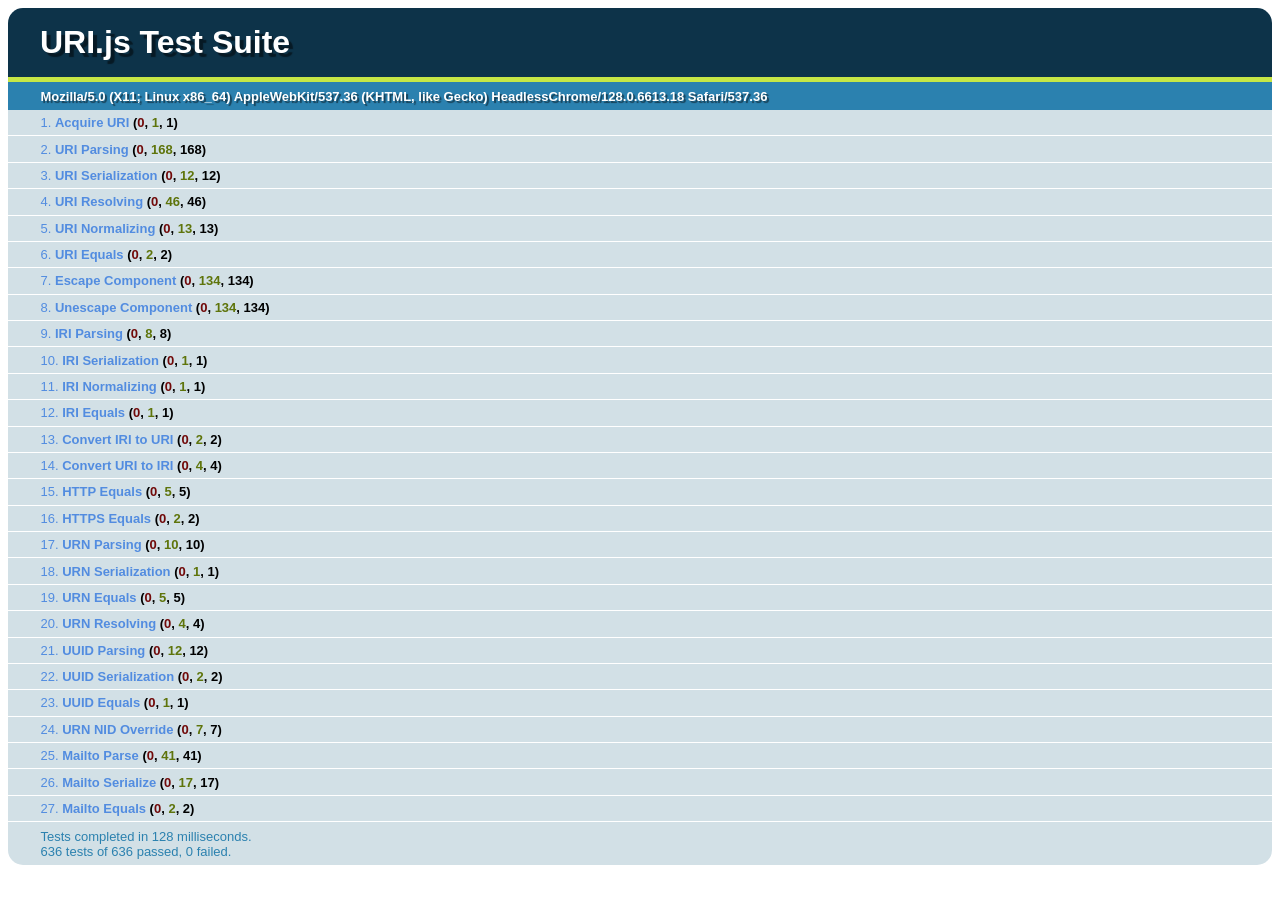
<file: node_modules/uri-js/tests/test-es5-min.html>
<!DOCTYPE HTML PUBLIC "-//W3C//DTD HTML 4.01 Transitional//EN"
      "http://www.w3.org/TR/html4/loose.dtd">
<html>
  <head>
    <link rel="stylesheet" href="qunit.css" type="text/css"/>
    <script type="text/javascript" src="qunit.js"></script>
    <script type="text/javascript" src="../dist/es5/uri.all.min.js"></script>
    <script type="text/javascript" src="tests.js"></script>
  </head>
  <body>
    <h1 id="qunit-header">URI.js Test Suite</h1>
    <h2 id="qunit-banner"></h2>
    <div id="qunit-testrunner-toolbar"></div>
    <h2 id="qunit-userAgent"></h2>
    <ol id="qunit-tests"></ol>
  </body>
</html>
</file>
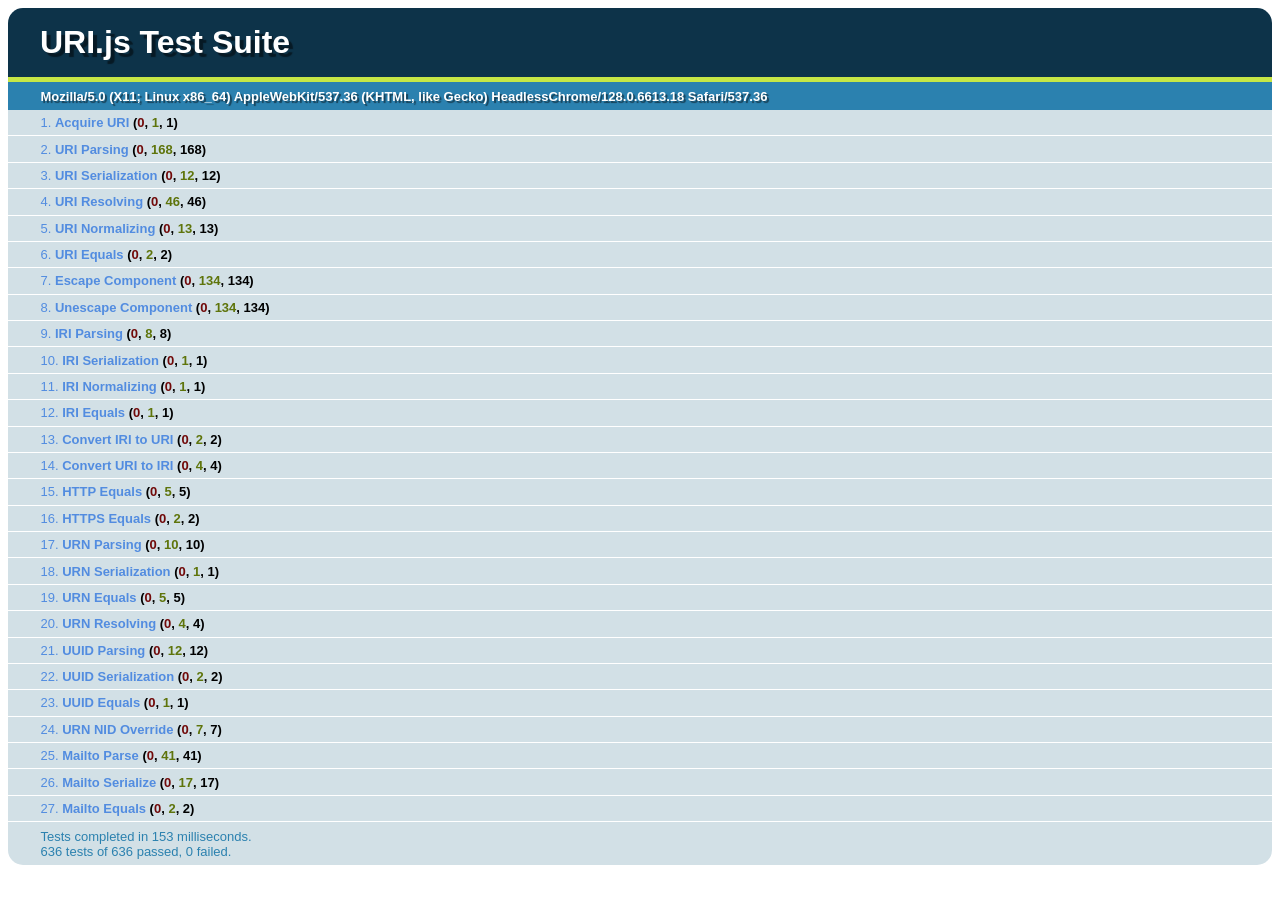
<file: node_modules/uri-js/tests/test-es5.html>
<!DOCTYPE HTML PUBLIC "-//W3C//DTD HTML 4.01 Transitional//EN"
      "http://www.w3.org/TR/html4/loose.dtd">
<html>
  <head>
    <link rel="stylesheet" href="qunit.css" type="text/css"/>
    <script type="text/javascript" src="qunit.js"></script>
    <script type="text/javascript" src="../dist/es5/uri.all.js"></script>
    <script type="text/javascript" src="tests.js"></script>
  </head>
  <body>
    <h1 id="qunit-header">URI.js Test Suite</h1>
    <h2 id="qunit-banner"></h2>
    <div id="qunit-testrunner-toolbar"></div>
    <h2 id="qunit-userAgent"></h2>
    <ol id="qunit-tests"></ol>
  </body>
</html>
</file>
<file: node_modules/uri-js/tests/qunit.css>
ol#qunit-tests {
	font-family:"Helvetica Neue Light", "HelveticaNeue-Light", "Helvetica Neue", Calibri, Helvetica, Arial;
	margin:0;
	padding:0;
	list-style-position:inside;

	font-size: smaller;
}
ol#qunit-tests li{
	padding:0.4em 0.5em 0.4em 2.5em;
	border-bottom:1px solid #fff;
	font-size:small;
	list-style-position:inside;
}
ol#qunit-tests li ol{
	box-shadow: inset 0px 2px 13px #999;
	-moz-box-shadow: inset 0px 2px 13px #999;
	-webkit-box-shadow: inset 0px 2px 13px #999;
	margin-top:0.5em;
	margin-left:0;
	padding:0.5em;
	background-color:#fff;
	border-radius:15px;
	-moz-border-radius: 15px;
	-webkit-border-radius: 15px;
}
ol#qunit-tests li li{
	border-bottom:none;
	margin:0.5em;
	background-color:#fff;
	list-style-position: inside;
	padding:0.4em 0.5em 0.4em 0.5em;
}

ol#qunit-tests li li.pass{
	border-left:26px solid #C6E746;
	background-color:#fff;
	color:#5E740B;
	}
ol#qunit-tests li li.fail{
	border-left:26px solid #EE5757;
	background-color:#fff;
	color:#710909;
}
ol#qunit-tests li.pass{
	background-color:#D2E0E6;
	color:#528CE0;
}
ol#qunit-tests li.fail{
	background-color:#EE5757;
	color:#000;
}
ol#qunit-tests li strong {
	cursor:pointer;
}
h1#qunit-header{
	background-color:#0d3349;
	margin:0;
	padding:0.5em 0 0.5em 1em;
	color:#fff;
	font-family:"Helvetica Neue Light", "HelveticaNeue-Light", "Helvetica Neue", Calibri, Helvetica, Arial;
	border-top-right-radius:15px;
	border-top-left-radius:15px;
	-moz-border-radius-topright:15px;
	-moz-border-radius-topleft:15px;
	-webkit-border-top-right-radius:15px;
	-webkit-border-top-left-radius:15px;
	text-shadow: rgba(0, 0, 0, 0.5) 4px 4px 1px;
}
h2#qunit-banner{
	font-family:"Helvetica Neue Light", "HelveticaNeue-Light", "Helvetica Neue", Calibri, Helvetica, Arial;
	height:5px;
	margin:0;
	padding:0;
}
h2#qunit-banner.qunit-pass{
	background-color:#C6E746;
}
h2#qunit-banner.qunit-fail, #qunit-testrunner-toolbar {
	background-color:#EE5757;
}
#qunit-testrunner-toolbar {
	font-family:"Helvetica Neue Light", "HelveticaNeue-Light", "Helvetica Neue", Calibri, Helvetica, Arial;
	padding:0;
	/*width:80%;*/
	padding:0em 0 0.5em 2em;
	font-size: small;
}
h2#qunit-userAgent {
	font-family:"Helvetica Neue Light", "HelveticaNeue-Light", "Helvetica Neue", Calibri, Helvetica, Arial;
	background-color:#2b81af;
	margin:0;
	padding:0;
	color:#fff;
	font-size: small;
	padding:0.5em 0 0.5em 2.5em;
	text-shadow: rgba(0, 0, 0, 0.5) 2px 2px 1px;
}
p#qunit-testresult{
	font-family:"Helvetica Neue Light", "HelveticaNeue-Light", "Helvetica Neue", Calibri, Helvetica, Arial;
	margin:0;
	font-size: small;
	color:#2b81af;
	border-bottom-right-radius:15px;
	border-bottom-left-radius:15px;
	-moz-border-radius-bottomright:15px;
	-moz-border-radius-bottomleft:15px;
	-webkit-border-bottom-right-radius:15px;
	-webkit-border-bottom-left-radius:15px;
	background-color:#D2E0E6;
	padding:0.5em 0.5em 0.5em 2.5em;
}
strong b.fail{
	color:#710909;
	}
strong b.pass{
	color:#5E740B;
	}
</file>
